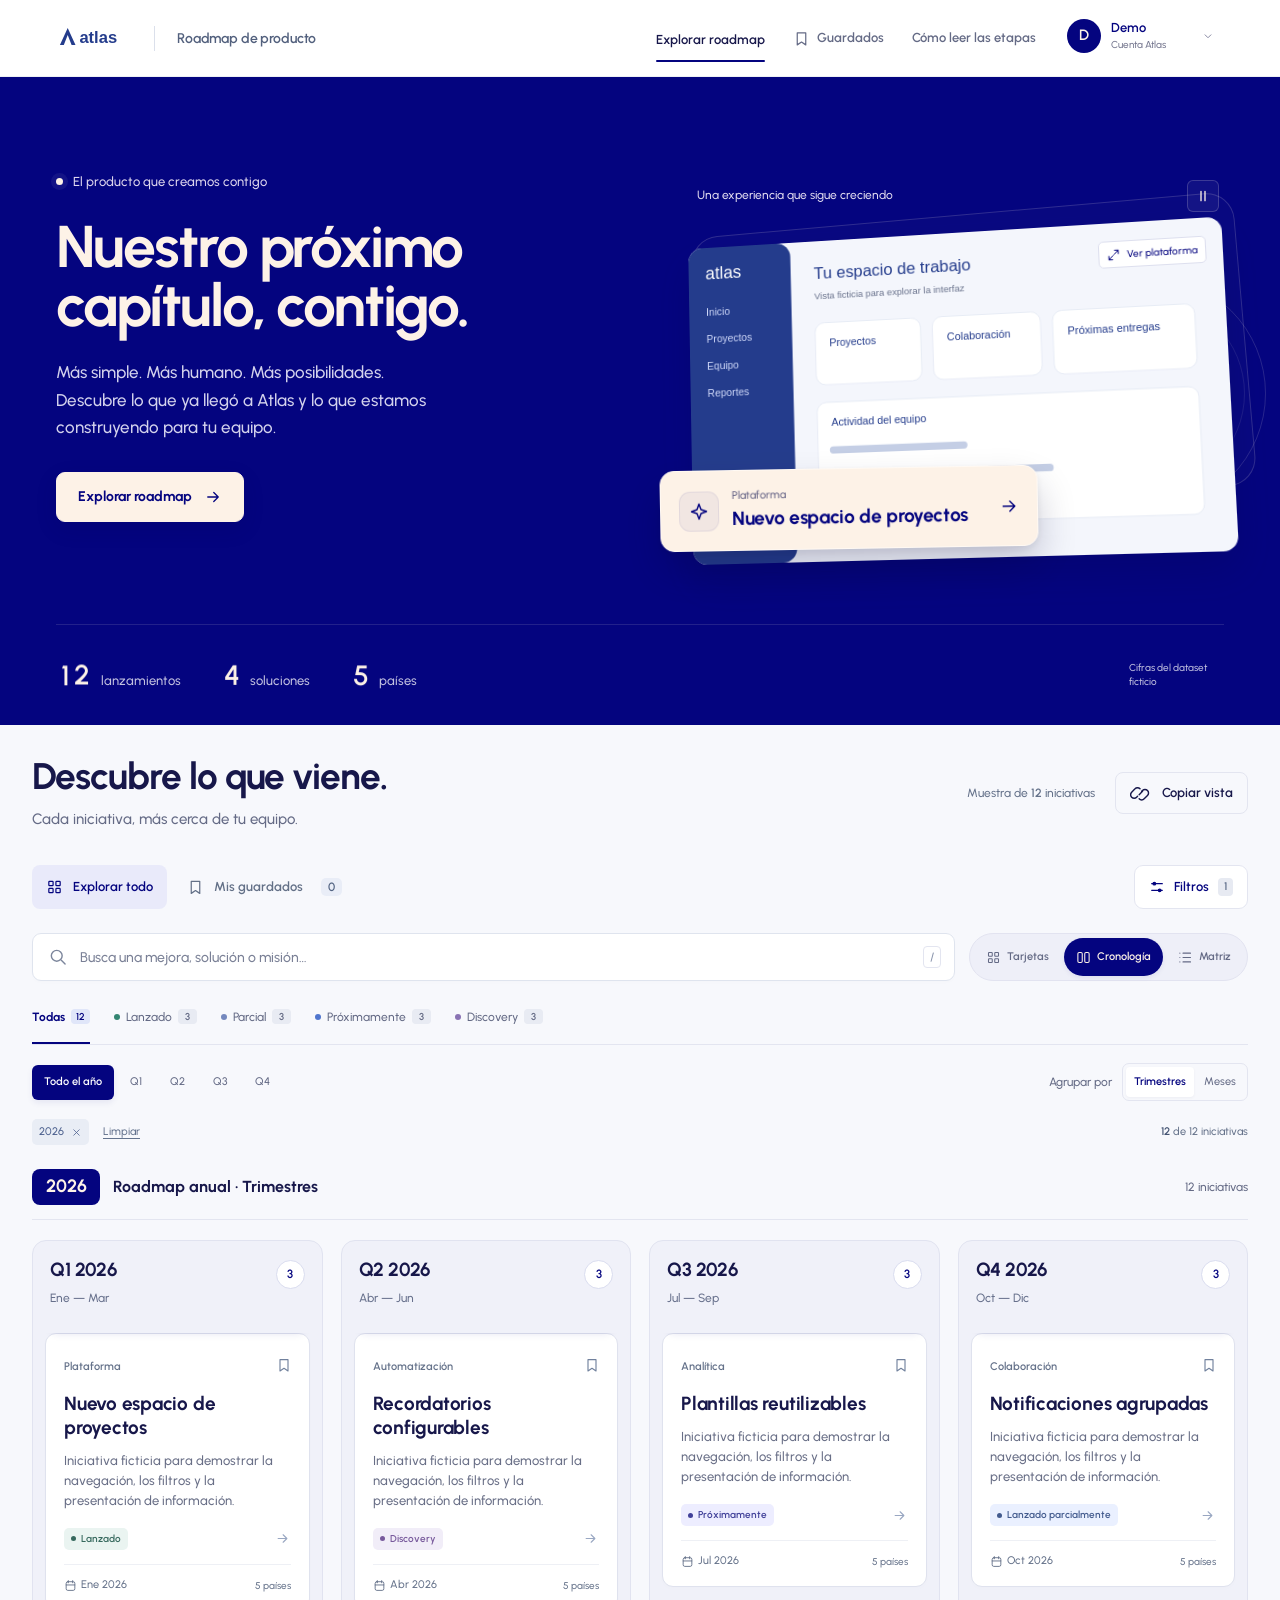
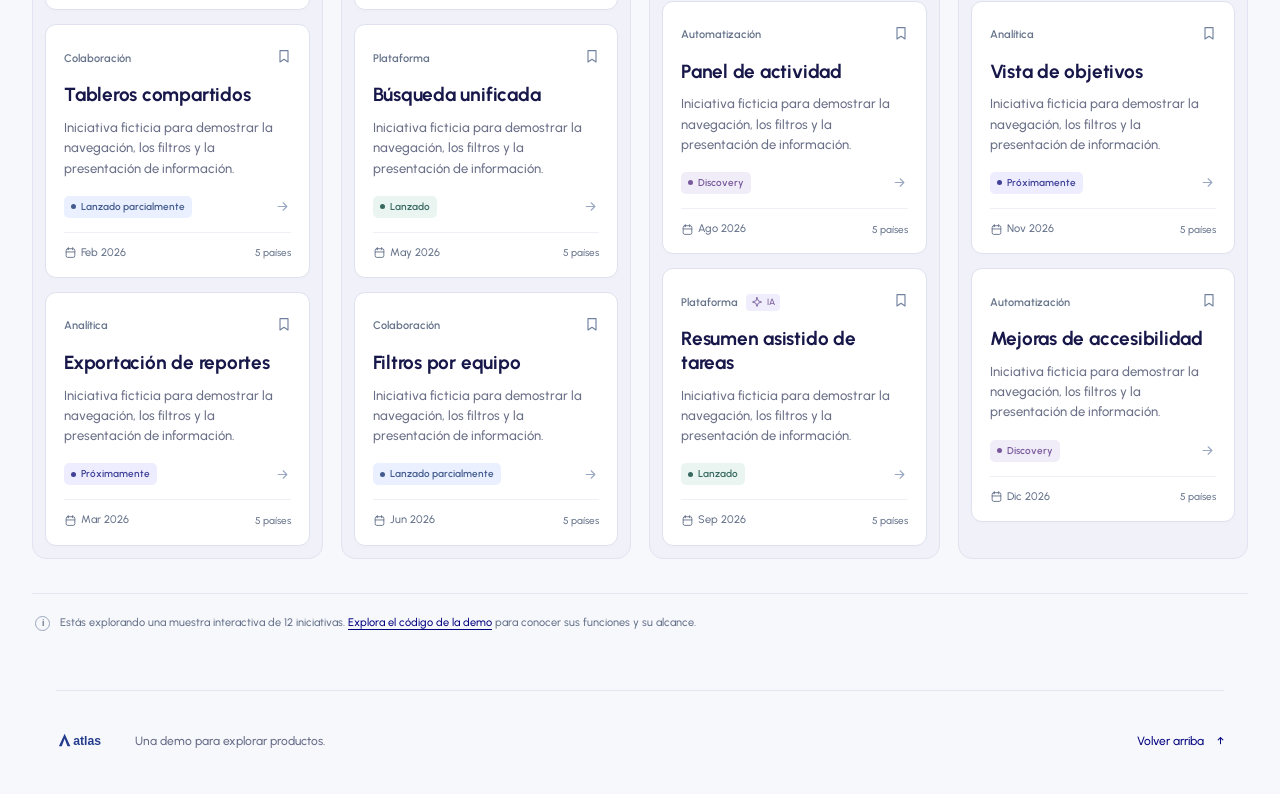
<file: index.html>
<!doctype html>
<html lang="es">
<head>
  <meta charset="utf-8">
  <meta name="viewport" content="width=device-width,initial-scale=1,viewport-fit=cover">
  <meta name="theme-color" content="#ffffff">
  <meta name="description" content="Descubre lo nuevo en Atlas y explora las iniciativas por país, solución y fecha.">
  <title>Atlas · Nuestro próximo capítulo</title>
  <style>@font-face{font-family:'Urbanist';font-style:normal;font-weight:400;font-display:swap;src:url('brand/Urbanist-400.ttf') format('truetype')}
@font-face{font-family:'Urbanist';font-style:normal;font-weight:500;font-display:swap;src:url('brand/Urbanist-500.ttf') format('truetype')}
@font-face{font-family:'Urbanist';font-style:normal;font-weight:600;font-display:swap;src:url('brand/Urbanist-600.ttf') format('truetype')}
@font-face{font-family:'Urbanist';font-style:normal;font-weight:700;font-display:swap;src:url('brand/Urbanist-700.ttf') format('truetype')}

:root{
  --blue:#04047f;--navy:#17174a;--brand-accent:#04047f;--canvas:#f6f7fb;--paper:#fff;--muted:#626c83;--line:#e1e5ee;--soft-blue:#eaf0ff;
  --duration-quick:150ms;--duration-fast:250ms;--duration-medium:350ms;--duration-slow:400ms;--ease-smooth-out:cubic-bezier(.22,1,.36,1);
  --dropdown-open-dur:250ms;--dropdown-close-dur:150ms;--dropdown-pre-scale:.97;--dropdown-closing-scale:.99;--dropdown-ease:var(--ease-smooth-out);
}
*{box-sizing:border-box}html{scroll-behavior:auto;scroll-padding-top:24px;-webkit-tap-highlight-color:transparent}body{margin:0;color:var(--navy);background:var(--canvas);font-family:'Urbanist','Segoe UI',sans-serif;font-size:16px;line-height:1.5;-webkit-font-smoothing:antialiased}button,input,select{font:inherit;color:inherit}button,a,input,select,summary{touch-action:manipulation}button,summary{cursor:pointer;user-select:none}button{border:0;background:none}a{color:inherit;text-decoration:none}button:disabled{opacity:.4;cursor:default}button:active:not(:disabled),.button:active{opacity:.78}button,a,input,select,summary{outline-offset:4px}:focus-visible{outline:3px solid #587cdd}input,select{min-width:0}[hidden]{display:none!important}svg{flex:none}.icon{width:20px;height:20px;fill:none;stroke:currentColor;stroke-width:1.7;stroke-linecap:round;stroke-linejoin:round;display:inline-block;vertical-align:middle}.icon-sprite{position:absolute;width:0;height:0;overflow:hidden}.wrap{width:calc(100% - 96px);max-width:1376px;margin-inline:auto}.skip-link{position:fixed;left:20px;top:12px;z-index:100;background:var(--brand-accent);padding:10px 18px;border-radius:8px;transform:translateY(-160%)}.skip-link:focus{transform:none}
.site-header{background:white;border-bottom:1px solid var(--line)}.header-inner{height:84px;display:flex;align-items:center;gap:22px}.brand img,.footer img{object-fit:contain;display:block;filter:brightness(0) saturate(100%) invert(16%) sepia(35%) saturate(3936%) hue-rotate(219deg) brightness(95%) contrast(93%)}.header-divider{height:25px;width:1px;background:#dbe0eb}.product-name{font-weight:600;color:#52607d;font-size:15px}.header-inner nav{margin-left:auto;display:flex;gap:26px;font-size:14px;font-weight:600;align-items:center;height:100%}.header-inner nav>a{height:100%;display:flex;align-items:center;border-bottom:3px solid var(--blue);padding-top:3px}.header-inner nav button{padding:12px 0;color:var(--muted)}.original-link{display:flex;align-items:center;gap:8px;font-size:13px;margin-left:24px;color:var(--muted)}.external{transform:rotate(-45deg);width:16px;height:16px}
.hero{background:#fff;border-bottom:1px solid var(--line)}.hero-inner{display:grid;grid-template-columns:1.05fr 1fr;align-items:center;gap:70px;padding-top:45px;padding-bottom:36px}.hero-edition{display:flex;gap:9px;align-items:center;color:var(--blue);font-size:14px;font-weight:600}.edition-dot{height:8px;width:8px;border-radius:50%;background:var(--brand-accent)}h1{font-size:clamp(43px,4.2vw,64px);line-height:1.04;letter-spacing:-.045em;font-weight:600;margin:20px 0 19px}.hero-copy>p{color:var(--muted);font-size:17px;line-height:1.55;max-width:490px;margin:0}.hero-actions{display:flex;gap:25px;align-items:center;margin-top:25px}.button{min-height:44px;display:inline-flex;align-items:center;justify-content:center;gap:12px;border-radius:8px;font-weight:600;font-size:15px;padding:11px 19px;white-space:nowrap;transition:background var(--duration-quick)}.primary{background:var(--brand-accent);color:var(--navy)}.secondary{background:white;border:1px solid var(--line);padding:9px 14px;font-size:14px}.text-button{font-weight:600;font-size:15px;padding:10px 0;border-bottom:1px solid #b3bcda;border-radius:0;color:var(--blue)}
.product-story{position:relative;isolation:isolate;min-width:0;background:#04047f;border-radius:20px;padding:22px 25px 0;overflow:hidden;height:319px;align-self:center}.story-top{position:relative;z-index:2;display:flex;justify-content:space-between;align-items:center;gap:12px;color:#fff;font-size:14px;margin-bottom:16px}.story-top>.icon{color:#fdf2e7;width:23px;height:23px}.platform-preview{position:relative;z-index:2;display:block;width:100%;height:215px;padding:0;overflow:hidden;border-radius:8px 8px 0 0;box-shadow:0 10px 25px #04047f3d;background:#f3f5fb;text-align:left}.platform-preview>img{width:100%;height:auto;display:block}.expand-label{position:absolute;right:10px;top:10px;display:flex;align-items:center;gap:6px;background:#fffffff2;border:1px solid #cbd0e1;padding:6px 9px;border-radius:6px;font-size:12px;color:var(--blue)}.expand-label>.icon{width:14px;height:14px}.story-feature{position:absolute;z-index:3;bottom:0;left:0;right:0;display:flex;align-items:center;gap:13px;color:white;background:#04047f;padding:14px 24px;text-align:left;width:100%;border-top:1px solid #ffffff26}.story-feature small{display:block;font-size:12px;color:#c5cfee}.story-feature strong{display:block;font-size:19px;font-weight:600}.story-feature>.icon{margin-left:auto;color:#fdf2e7}.feature-mark{width:39px;height:39px;background:#ececff;color:var(--blue);border-radius:10px;display:grid;place-items:center}.story-arc{position:absolute;right:-55px;bottom:45px;width:230px;height:230px;border:45px solid #04047f;border-radius:50%;z-index:1}.ecosystem{display:flex;gap:36px;align-items:center;min-height:77px;border-top:1px solid var(--line);color:var(--muted);font-size:14px}.ecosystem>p{margin:0 20px 0 0;color:var(--navy);font-weight:600}.ecosystem>div{display:flex;gap:8px;align-items:baseline}.ecosystem strong{font-size:23px;font-weight:600;color:var(--blue);letter-spacing:-.03em}.ecosystem-note{font-size:12px;margin-left:auto}
.workspace{padding-top:36px;padding-bottom:38px;scroll-margin-top:10px}.workspace-heading{display:flex;justify-content:space-between;align-items:center;gap:25px;margin-bottom:26px}.workspace-heading h2{font-size:32px;line-height:1.15;letter-spacing:-.035em;margin:0 0 7px;font-weight:600}.workspace-heading p{margin:0;color:var(--muted);font-size:15px}.workspace-actions{display:flex;align-items:center;gap:17px}.sample-badge{font-size:12px;color:var(--muted);white-space:nowrap}.sample-badge b{font-weight:600}.workspace-grid{display:grid;grid-template-columns:230px minmax(0,1fr);gap:28px;align-items:start}.filters{background:white;border:1px solid var(--line);border-radius:12px;position:sticky;top:20px}.filters summary{min-height:59px;padding:16px;display:flex;align-items:center;gap:10px;font-weight:600;list-style:none;border-bottom:1px solid var(--line)}summary::-webkit-details-marker{display:none}.filters summary>.icon{width:18px;height:18px}.filters summary .chevron{margin-left:auto;width:16px}.filter-number{background:var(--soft-blue);color:var(--blue);font-size:12px;padding:1px 6px;border-radius:4px}.filter-body{padding:0 15px 17px}.filter-section{padding-top:19px}.filter-section h3,.field>label{display:block;font-size:13px;font-weight:600;margin:0 0 8px}.country-picker{display:grid;grid-template-columns:1fr 1fr;gap:5px}.country-picker button{min-height:39px;display:flex;align-items:center;gap:7px;border:1px solid transparent;border-radius:6px;text-align:left;padding:6px 7px;color:var(--muted);font-size:14px}.country-picker button:first-child{grid-column:1/-1}.country-picker button.active{color:var(--blue);background:var(--soft-blue);border-color:#d8e2ff;font-weight:600}.country-code{font-size:10px;letter-spacing:.03em;display:inline-flex;align-items:center;justify-content:center;width:24px;height:18px;border:1px solid #d9deea;border-radius:3px;background:white;font-weight:600;color:#5f6980}.globe{font-size:19px;line-height:1;width:24px;text-align:center}.field{margin-top:15px;position:relative;min-width:0}.filter-section>.field:first-child{margin-top:0}.field-control{width:100%;height:41px;display:flex;align-items:center;justify-content:space-between;gap:6px;padding:0 10px;background:#fff;border:1px solid #d5dbe7;border-radius:6px;font-size:14px;text-align:left}.field-control>span{white-space:nowrap;overflow:hidden;text-overflow:ellipsis}.field-control>.icon{width:15px;height:15px;color:var(--muted)}select.field-control{padding-right:24px;appearance:none;background-image:url("data:image/svg+xml,%3Csvg xmlns='http://www.w3.org/2000/svg' width='16' height='12'%3E%3Cpath d='m4 4 4 4 4-4' fill='none' stroke='%23626c83' stroke-width='1.5'/%3E%3C/svg%3E");background-repeat:no-repeat;background-position:right 6px center}.field-pair{display:grid;grid-template-columns:.8fr 1.2fr;gap:9px}.ai-switch{display:flex;align-items:center;justify-content:space-between;gap:9px;margin-top:24px;padding-top:20px;border-top:1px solid var(--line);font-size:13px;cursor:pointer}.ai-switch>span:first-child{display:flex;align-items:center;gap:6px;max-width:145px;line-height:1.3}.ai-switch .icon{width:16px;height:16px;color:var(--blue)}.ai-switch input{position:absolute;opacity:0;width:1px;height:1px}.switch-track{position:relative;flex:none;width:31px;height:19px;border-radius:20px;background:#bdc5d7;transition:background var(--duration-quick)}.switch-track:after{content:'';position:absolute;width:13px;height:13px;top:3px;left:3px;border-radius:50%;background:white;transition:transform var(--duration-quick) var(--ease-smooth-out)}.ai-switch input:checked+.switch-track{background:var(--blue)}.ai-switch input:checked+.switch-track:after{transform:translateX(12px)}.ai-switch input:focus-visible+.switch-track{outline:3px solid #587cdd;outline-offset:3px}.reset-button{color:var(--blue);width:100%;border:1px solid var(--line);border-radius:6px;margin-top:22px;padding:10px;font-size:13px;font-weight:600}.filter-note{font-size:12px;color:var(--muted);line-height:1.45;margin:15px 0 0}
.solution-menu{position:absolute;z-index:15;top:calc(100% + 7px);left:0;width:335px;max-width:calc(100vw - 62px);padding:10px;border:1px solid var(--line);background:white;border-radius:10px;box-shadow:0 14px 45px #17174a24;transform-origin:top left;opacity:0;transform:scale(var(--dropdown-pre-scale));transition:opacity var(--dropdown-open-dur) var(--dropdown-ease),transform var(--dropdown-open-dur) var(--dropdown-ease)}.solution-menu.is-open{opacity:1;transform:scale(1)}.solution-menu.is-closing{opacity:0;transform:scale(var(--dropdown-closing-scale));transition-duration:var(--dropdown-close-dur);pointer-events:none}.solution-search{display:flex;align-items:center;gap:7px;border:1px solid var(--line);border-radius:6px;padding:0 8px}.solution-search input{width:100%;height:42px;background:transparent;border:0;font-size:16px}.solution-search .icon{width:17px}.solution-actions{display:flex;gap:10px;border-bottom:1px solid var(--line);margin-top:6px}.solution-actions button{font-size:13px;color:var(--blue);min-height:38px;padding:6px}.solution-actions button:last-child{margin-left:auto;font-weight:700}.solution-options{max-height:290px;overflow:auto;overscroll-behavior:contain}.solution-option{display:flex;align-items:center;gap:9px;min-height:42px;padding:8px 5px;font-size:14px;line-height:1.2;cursor:pointer;border-radius:4px}.solution-option input{accent-color:var(--blue);width:15px;height:15px}.solution-option span{flex:1}.solution-option small{color:var(--muted)}.solution-empty{font-size:14px;color:var(--muted);padding:18px 8px}
.roadmap-content{min-width:0}.search-row{display:flex;gap:14px;align-items:center}.search-wrap{display:flex;align-items:center;gap:10px;flex:1;background:white;border:1px solid #d8dfea;border-radius:8px;padding:0 14px;min-width:0;color:#7c869c}.search-wrap:focus-within{border-color:#6a88d9;box-shadow:0 0 0 2px #e1e9ff}.search-wrap input{border:0;background:none;width:100%;height:48px;outline:none;font-size:16px;color:var(--navy)}.search-wrap input::placeholder{color:#747f94}.search-wrap kbd{font-family:inherit;font-size:13px;border:1px solid var(--line);border-radius:4px;line-height:1;padding:4px 6px;color:#67748d}.view-toggle{display:flex;gap:3px;padding:4px;border:1px solid var(--line);border-radius:8px;background:#eef1f7}.view-toggle button{min-height:38px;display:flex;gap:7px;align-items:center;padding:6px 11px;font-size:13px;color:var(--muted);border-radius:5px}.view-toggle button.active{background:white;color:var(--blue);box-shadow:0 1px 4px #04047f0d}.view-toggle .icon{width:16px;height:16px}.stage-tabs{display:flex;gap:23px;border-bottom:1px solid #dfe4ee;margin-top:17px;overflow-x:auto;scrollbar-width:thin}.stage-tabs button{display:flex;gap:7px;align-items:center;white-space:nowrap;padding:13px 0 15px;min-height:51px;border-bottom:2px solid transparent;font-size:14px;color:var(--muted)}.stage-tabs button.active{color:var(--blue);border-bottom-color:var(--blue);font-weight:600}.stage-tabs b{font-size:12px;min-width:20px;padding:0 5px;text-align:center;border-radius:4px;background:#e9ecf3;font-weight:600}.stage-tabs .active b{background:#dfe7ff}.status-dot{display:inline-block;width:7px;height:7px;border-radius:50%;flex:none}.launched{background:#348572}.partial{background:#6a81b8}.soon{background:#5076ce}.discovery{background:#8a73b4}.board-controls{display:flex;align-items:center;justify-content:space-between;gap:15px;margin-top:21px}.quick-tabs{display:flex;gap:5px}.quick-tabs button{font-size:13px;color:var(--muted);padding:6px 11px;min-height:34px;border-radius:6px}.quick-tabs button.active{background:var(--blue);color:white;font-weight:600}.group-control{display:flex;align-items:center;gap:9px;font-size:12px;color:var(--muted)}.group-toggle{display:flex;gap:2px;border:1px solid var(--line);border-radius:6px;padding:2px;background:white}.group-toggle button{font-size:12px;color:var(--muted);padding:5px 8px;min-height:30px;border-radius:4px}.group-toggle button.active{background:#eaf0ff;color:var(--blue);font-weight:600}.results-meta{display:flex;gap:10px;align-items:center;justify-content:space-between;padding:13px 0 18px}.active-filters{display:flex;gap:6px;flex-wrap:wrap}.filter-chip{background:#e9edf6;color:#4c608e;border-radius:5px;display:flex;gap:7px;align-items:center;font-size:12px;padding:3px 8px;min-height:26px}.filter-chip .icon{width:12px;height:12px}.match-count{font-size:12px;white-space:nowrap;color:var(--muted)}.match-count b{color:var(--navy);font-weight:600}.no-filter-text{font-size:12px;color:var(--muted)}
.year-block+.year-block{margin-top:30px}.year-heading{display:flex;gap:10px;align-items:center;font-size:14px;margin-bottom:13px}.year-heading b{font-weight:600;color:var(--blue)}.year-heading span{color:var(--muted);font-size:13px}.timeline-grid{display:grid;grid-auto-flow:column;grid-auto-columns:minmax(215px,1fr);gap:12px;overflow-x:auto;align-items:start;padding:0 0 12px;scrollbar-width:thin;scrollbar-color:#bdc9e1 #edf0f6;overscroll-behavior-x:contain}.timeline-grid.months{grid-auto-columns:245px}.time-lane{min-width:0;background:#edf0f7;padding:0 9px 10px;border-radius:10px}.time-lane-head{display:flex;justify-content:space-between;align-items:center;padding:14px 5px 13px;gap:5px}.time-lane-head strong{font-size:16px;font-weight:600;letter-spacing:-.02em}.time-lane-head small{display:block;font-size:12px;line-height:1.2;color:var(--muted);margin-top:3px}.time-lane-head>span{font-size:12px;background:#dfe5f1;color:#526382;min-width:23px;line-height:23px;text-align:center;border-radius:5px}.lane-stack{display:grid;gap:10px}.launch-card{position:relative;display:flex;flex-direction:column;text-align:left;padding:16px 14px 12px;width:100%;min-width:0;border:1px solid #dfe5ef;background:white;border-radius:8px;box-shadow:0 2px 3px #1b305003;transition:border-color var(--duration-quick),box-shadow var(--duration-quick)}.card-meta{display:flex;align-items:center;gap:6px;font-size:11px;line-height:1.2;color:#586888;margin-bottom:11px;min-height:15px}.card-solution{overflow:hidden;text-overflow:ellipsis;white-space:nowrap;font-weight:600}.card-ai{display:flex;gap:3px;align-items:center;flex:none;margin-left:auto;color:#63519f;font-size:10px}.card-ai .icon{width:12px;height:12px}.launch-card>strong{font-size:17px;font-weight:600;line-height:1.23;letter-spacing:-.015em;display:-webkit-box;-webkit-line-clamp:3;-webkit-box-orient:vertical;overflow:hidden}.launch-card>p{font-size:13px;line-height:1.45;color:var(--muted);margin:9px 0 14px;display:-webkit-box;-webkit-line-clamp:2;-webkit-box-orient:vertical;overflow:hidden}.card-stage-row{display:flex;align-items:center;justify-content:space-between;gap:5px;margin-top:auto;margin-bottom:12px}.status-pill{display:inline-flex;align-items:center;gap:5px;padding:3px 7px;border-radius:4px;font-size:11px;font-weight:600;line-height:1.4;max-width:100%;color:#376c61;background:#eaf4ef}.status-pill>i{width:5px;height:5px;border-radius:50%;background:currentColor;flex:none}.status-pill[data-stage="Lanzado parcialmente"]{color:#52689a;background:#ebf1ff}.status-pill[data-stage="Próximamente"]{color:#385db0;background:#edf2ff}.status-pill[data-stage="Discovery"]{color:#785a9c;background:#f1edf8}.card-stage-row>.icon{width:15px;height:15px;color:#7b87a1}.card-bottom{display:flex;align-items:center;justify-content:space-between;gap:8px;padding-top:9px;border-top:1px solid #edf0f6;color:var(--muted);font-size:11px;width:100%}.card-date{display:flex;align-items:center;gap:4px}.card-date .icon{width:12px;height:12px}.card-country{font-size:10px;letter-spacing:.02em}.timeline-grid.single{grid-auto-flow:row;grid-template-columns:1fr}.timeline-grid.single .lane-stack{grid-template-columns:repeat(3,minmax(0,1fr))}.lane-empty{padding:30px 10px;min-height:150px;border:1px dashed #cfd6e5;border-radius:7px;color:var(--muted);font-size:13px;text-align:center;display:grid;place-items:center}.board-footnote{display:flex;align-items:start;gap:10px;padding:19px 3px 0;color:var(--muted);font-size:12px}.board-footnote p{margin:0;max-width:740px}.board-footnote a{text-decoration:underline;text-underline-offset:3px;color:var(--blue)}.note-symbol{display:inline-flex;align-items:center;justify-content:center;border:1px solid #9ba7be;border-radius:50%;width:15px;height:15px;flex:none;margin-top:2px;font-size:10px;font-weight:700}
.matrix-scroll{overflow:auto;border:1px solid var(--line);border-radius:10px;scrollbar-width:thin}.matrix-table{border-collapse:separate;border-spacing:0;width:100%;font-size:13px;min-width:940px;background:white;table-layout:fixed}.matrix-table th,.matrix-table td{padding:13px;border-right:1px solid var(--line);border-bottom:1px solid var(--line);text-align:left;vertical-align:top}.matrix-table th{background:#edf0f8;color:#43567c;font-weight:600}.matrix-table th:first-child{position:sticky;left:0;z-index:2;width:175px;background:#edf0f8}.matrix-table tbody th{font-size:13px}.matrix-table td{min-width:220px}.matrix-table td:last-child,.matrix-table th:last-child{border-right:0}.matrix-table tr:last-child td,.matrix-table tr:last-child th{border-bottom:0}.matrix-mini{display:block;width:100%;text-align:left;border:1px solid #e1e6f0;border-radius:7px;padding:11px;background:#fff}.matrix-mini+.matrix-mini{margin-top:9px}.matrix-mini strong{display:block;font-weight:600;font-size:14px;line-height:1.25;margin-bottom:8px}.matrix-mini .status-pill{font-size:10px}.matrix-mini small{display:block;color:var(--muted);font-size:11px;margin-top:7px}.matrix-dash{color:#a8b1c4}.empty-state{display:grid;justify-items:center;text-align:center;padding:65px 20px;background:white;border:1px dashed #cad2e3;border-radius:10px}.empty-state>.icon{width:32px;height:32px;color:#8d9cb9;margin-bottom:10px}.empty-state h3{font-size:23px;font-weight:600;margin:8px 0}.empty-state p{color:var(--muted);margin:0 0 22px;max-width:400px;font-size:15px}
.footer{border-top:1px solid var(--line);padding-top:24px;padding-bottom:27px;display:flex;justify-content:space-between;align-items:center;gap:20px;color:var(--muted);font-size:13px}.footer>div{display:flex;align-items:center;gap:20px}.footer a{color:var(--blue)}.footer a span{margin-left:10px}.icon-button{display:grid;place-items:center;width:40px;height:40px;border:1px solid var(--line);border-radius:7px;flex:none;background:white}.icon-button .icon{width:18px;height:18px}
dialog{color:var(--navy);border:1px solid var(--line);background:white;padding:0;overscroll-behavior:contain}dialog::backdrop{background:#101d4673;backdrop-filter:blur(3px)}.detail-panel{margin:0 0 0 auto;height:100dvh;max-height:100dvh;width:min(550px,100%);max-width:100%;border-radius:16px 0 0 16px;border:0;opacity:0;transform:translateX(100%);transition:transform var(--duration-fast) var(--ease-smooth-out),opacity var(--duration-fast),display var(--duration-fast) allow-discrete,overlay var(--duration-fast) allow-discrete}.detail-panel[open]{opacity:1;transform:translateX(0);display:flex;flex-direction:column}.detail-panel::backdrop{opacity:0;transition:opacity var(--duration-fast),display var(--duration-fast) allow-discrete,overlay var(--duration-fast) allow-discrete}.detail-panel[open]::backdrop{opacity:1}@starting-style{.detail-panel[open]{opacity:0;transform:translateX(100%)}.detail-panel[open]::backdrop{opacity:0}}.detail-top{display:flex;align-items:center;justify-content:space-between;gap:15px;padding:20px 28px;border-bottom:1px solid var(--line);flex:none}.detail-top>span{font-size:14px;color:var(--muted)}.detail-content{padding:29px;overflow-y:auto;overscroll-behavior:contain;flex:1}.detail-content>.status-pill{font-size:12px;padding:5px 9px}.detail-content h2{font-size:34px;font-weight:600;line-height:1.13;letter-spacing:-.03em;margin:19px 0 23px}.detail-meta{display:grid;grid-template-columns:1fr 1fr;gap:12px;background:var(--canvas);border-radius:10px;padding:15px 17px;font-size:15px}.detail-meta span{display:block;font-size:12px;color:var(--muted);margin-bottom:4px}.detail-meta b{font-weight:600}.detail-section{padding-top:25px}.detail-section h3{font-size:15px;margin:0 0 10px;font-weight:600}.detail-section p{font-size:16px;line-height:1.65;color:#56617b;margin:0;white-space:pre-line}.detail-country-list{display:flex;flex-wrap:wrap;gap:8px}.detail-country-list span{font-size:13px;padding:5px 9px;border:1px solid var(--line);border-radius:5px}.mission-chips{display:flex;flex-wrap:wrap;gap:8px}.mission-chips code{font-family:inherit;font-size:12px;letter-spacing:.02em;border:1px solid var(--line);background:#fafbfe;border-radius:5px;padding:7px 9px;overflow-wrap:anywhere}.detail-original{display:flex;align-items:center;justify-content:space-between;padding:15px 17px;background:#eaf0ff;color:var(--blue);font-size:14px;border-radius:8px;margin-top:28px}.detail-disclaimer{font-size:12px;color:var(--muted);margin-top:15px}.detail-navigation{padding:15px 24px calc(15px + env(safe-area-inset-bottom));display:flex;justify-content:space-between;align-items:center;gap:10px;border-top:1px solid var(--line);flex:none}.detail-navigation button{font-size:14px;font-weight:600;padding:8px 4px;color:var(--blue)}.detail-navigation>span{font-size:12px;color:var(--muted)}.platform-dialog{max-width:min(1150px,92vw);width:100%;max-height:90dvh;border-radius:15px;overflow:auto}.dialog-heading{display:flex;justify-content:space-between;align-items:center;gap:15px;padding:22px 25px;border-bottom:1px solid var(--line)}.dialog-heading h2{font-weight:600;font-size:25px;letter-spacing:-.02em;line-height:1.15;margin:0}.platform-dialog>img{display:block;width:100%;height:auto}.stages-dialog{width:540px;max-width:calc(100vw - 30px);max-height:90dvh;border-radius:15px;padding-bottom:23px}.stages-dialog>p{margin:20px 25px;color:var(--muted);font-size:15px}.stage-explanation{list-style:none;padding:0 26px;margin:0}.stage-explanation li{display:flex;gap:16px;position:relative;padding:10px 0 16px}.stage-explanation li>.status-dot{margin-top:7px;width:10px;height:10px}.stage-explanation li:not(:last-child):before{content:'';position:absolute;left:4px;top:25px;bottom:0;width:1px;background:var(--line)}.stage-explanation h3{font-size:16px;margin:0 0 2px;font-weight:600}.stage-explanation p{font-size:14px;color:var(--muted);margin:0}.stages-dialog .stages-note{font-size:12px;padding:12px;border-radius:7px;background:var(--canvas);margin-bottom:0}.toast{position:fixed;bottom:calc(25px + env(safe-area-inset-bottom));left:50%;transform:translateX(-50%);max-width:calc(100vw - 40px);width:max-content;border-radius:8px;padding:13px 19px;background:var(--navy);color:white;box-shadow:0 6px 20px #17174a35;font-size:14px;z-index:50}
@media(hover:hover) and (pointer:fine){.launch-card:hover,.matrix-mini:hover{border-color:#9cb0dc;box-shadow:0 4px 12px #04047f0e}.primary:hover{background:#29299b}.secondary:hover,.icon-button:hover{background:#f1f4fb}.header-inner nav button:hover,.original-link:hover,.text-button:hover{color:var(--blue)}.country-picker button:hover{background:#f0f4fc;color:var(--blue)}.solution-option:hover{background:#f1f4fc}.stage-tabs button:hover{color:var(--blue)}.reset-button:hover{background:#f3f6fc}.story-feature:hover{background:#080862}.quick-tabs button:not(.active):hover{background:#e4eaf6}}
@media(min-width:761px){.filters summary{cursor:default}.filters summary .chevron{display:none}}
@media(min-width:1600px){.hero-inner{padding-top:50px;padding-bottom:44px}.product-story{height:337px}.platform-preview{height:235px}}
@media(max-width:1199px){.wrap{width:calc(100% - 56px)}.hero-inner{gap:40px}.header-inner{gap:17px}.original-link{display:none}.header-inner nav{gap:22px}.product-story{height:292px;padding:19px 20px 0}.story-top{font-size:12px}.platform-preview{height:199px}.hero-copy>p{font-size:16px}.ecosystem{gap:25px}.ecosystem>p{margin-right:0}.ecosystem-note{display:none}.workspace-grid{grid-template-columns:205px minmax(0,1fr);gap:20px}.workspace-heading h2{font-size:29px}.workspace-actions{gap:12px}.sample-badge{display:none}.stage-tabs{gap:19px}.view-toggle button span{display:none}.view-toggle button{padding:6px 10px}.timeline-grid{grid-auto-columns:232px}.group-control>span{display:none}.timeline-grid.single .lane-stack{grid-template-columns:repeat(2,minmax(0,1fr))}.field-pair{grid-template-columns:1fr}.field-pair>.field:last-child{margin-top:12px}.field-control{font-size:13px}.ai-switch{gap:7px}.country-picker button{font-size:13px;padding-inline:4px}.filter-body{padding-inline:12px}}
@media(max-width:900px){.hero-inner{gap:28px}.hero h1{font-size:46px}.product-story{height:265px;padding:17px 18px 0}.platform-preview{height:183px}.story-feature{padding:12px 18px}.story-feature strong{font-size:16px}.story-feature small{font-size:11px}.story-top{font-size:11px}.hero-copy>p br{display:none}.hero-actions{gap:17px}.hero-actions .button{font-size:14px;padding:10px 14px}.text-button{font-size:14px}.product-name{font-size:13px}.header-inner nav{font-size:13px}.board-controls{align-items:start;flex-wrap:wrap;gap:8px}.ecosystem{font-size:13px;gap:20px}.ecosystem strong{font-size:21px}.workspace-heading h2{font-size:27px}.workspace-grid{grid-template-columns:190px minmax(0,1fr);gap:18px}.country-code{width:21px;font-size:9px}.country-picker button{gap:4px}.group-control{margin-left:auto}.quick-tabs{gap:2px}.quick-tabs button{padding:6px 9px}}
@media(max-width:760px){.wrap{width:calc(100% - 36px)}.header-inner{height:68px;gap:14px}.brand img{width:65px;height:35px}.header-divider{height:22px}.product-name{font-size:13px}.header-inner nav{display:none}.hero-inner{grid-template-columns:1fr;gap:28px;padding-top:30px;padding-bottom:26px}.hero h1{font-size:49px;margin-top:16px;margin-bottom:17px}.hero-edition{font-size:13px}.hero-copy>p{font-size:16px;max-width:470px}.hero-actions{margin-top:22px;gap:25px}.hero-actions .button{font-size:15px;padding:11px 16px}.text-button{font-size:15px}.product-story{height:270px;max-width:540px;width:100%;padding:18px 21px 0;border-radius:14px}.story-top{font-size:12px}.platform-preview{height:190px}.story-feature{padding:12px 20px}.story-feature strong{font-size:18px}.story-feature small{font-size:11px}.ecosystem{min-height:76px;justify-content:space-between;gap:13px}.ecosystem>p{display:none}.ecosystem>div{display:block}.ecosystem strong{display:block;font-size:24px;line-height:1.2}.ecosystem span{font-size:12px}.workspace{padding-top:29px;padding-bottom:24px}.workspace-heading{align-items:start;gap:13px;margin-bottom:23px}.workspace-heading h2{font-size:29px;max-width:270px;line-height:1.12}.workspace-heading p{font-size:14px;max-width:240px}.workspace-actions .button{padding:9px;min-width:42px;min-height:42px;font-size:0;gap:0}.workspace-actions .button .icon{width:19px;height:19px}.workspace-grid{display:flex;flex-direction:column;gap:16px}.filters{position:relative;top:0;width:100%;border-radius:9px}.filters summary{min-height:49px;padding:12px 15px;font-size:14px;border-bottom:0}.filters details[open] summary{border-bottom:1px solid var(--line)}.filters details[open] .chevron{transform:rotate(180deg)}.filter-body{padding-inline:17px;padding-bottom:17px}.country-picker{grid-template-columns:repeat(3,1fr);gap:7px}.country-picker button:first-child{grid-column:auto}.country-picker button{min-height:44px;font-size:14px;gap:6px;padding:7px}.country-picker button:first-child{font-size:13px}.country-code{font-size:10px;width:23px}.field-pair{grid-template-columns:1fr 1fr;gap:12px}.field-pair>.field:last-child{margin-top:15px}.field-control{min-height:45px;font-size:16px}.ai-switch{min-height:44px;font-size:15px;margin-top:17px;padding-top:14px}.ai-switch>span:first-child{max-width:none}.reset-button{font-size:14px;min-height:44px}.solution-menu{width:100%;max-width:none}.solution-option{min-height:44px}.filter-section h3,.field>label{font-size:14px}.roadmap-content{width:100%}.search-row{gap:8px}.search-wrap{padding:0 11px;gap:7px}.search-wrap input{font-size:16px;height:45px}.search-wrap kbd{display:none}.view-toggle{padding:3px}.view-toggle button{min-height:37px;padding:6px 8px}.stage-tabs{gap:22px;margin-top:10px}.stage-tabs button{font-size:14px;min-height:49px;padding:12px 0;gap:6px}.stage-tabs b{font-size:12px}.board-controls{margin-top:17px;gap:11px}.quick-tabs button{min-height:39px;font-size:13px;padding:7px 12px}.group-control{margin-left:auto}.group-toggle button{min-height:35px;font-size:12px}.results-meta{padding:13px 0 16px;align-items:start}.filter-chip{min-height:32px;font-size:12px}.match-count{padding-top:7px}.timeline-grid{grid-auto-columns:minmax(270px,82%);gap:13px;scroll-snap-type:x proximity;padding-bottom:14px}.time-lane{scroll-snap-align:start}.timeline-grid.months{grid-auto-columns:minmax(270px,82%)}.timeline-grid.single{grid-template-columns:1fr}.timeline-grid.single .lane-stack{grid-template-columns:1fr}.launch-card{padding:17px 16px 13px}.launch-card>strong{font-size:19px;-webkit-line-clamp:3}.launch-card>p{font-size:14px;line-height:1.5}.card-meta{font-size:12px}.card-ai{font-size:11px}.status-pill{font-size:12px}.card-bottom{font-size:12px}.card-country{font-size:11px}.card-stage-row{margin-bottom:12px}.year-heading{font-size:14px}.board-footnote{font-size:12px;padding-top:16px}.footer{padding-top:20px;padding-bottom:23px;font-size:12px;align-items:center}.footer>div{gap:10px}.footer>div>span{max-width:170px;line-height:1.3}.footer img{width:42px}.footer a{white-space:nowrap}.footer a span{margin-left:4px}.detail-panel{border-radius:0;width:100%;max-width:100%}.detail-top{padding:15px 20px calc(15px + env(safe-area-inset-top))}.detail-content{padding:24px 21px}.detail-content h2{font-size:31px}.detail-meta{padding:14px;font-size:14px}.detail-navigation{padding-inline:18px}.platform-dialog{max-width:calc(100vw - 22px)}.dialog-heading{padding:18px}.dialog-heading h2{font-size:21px}.icon-button{width:44px;height:44px}.stage-explanation{padding-inline:22px}.stages-dialog>p{margin-inline:22px}.matrix-table th:first-child{width:130px}.empty-state{padding:40px 17px}.empty-state h3{font-size:22px}}
@media(max-width:760px){.story-arc{bottom:30px;width:190px;height:190px;border-width:35px;right:-50px}}
@media(max-width:380px){.wrap{width:calc(100% - 28px)}.hero h1{font-size:43px}.hero-actions{gap:17px}.hero-actions .button{font-size:14px}.text-button{font-size:14px}.product-name{font-size:12px}.product-story{height:248px;padding-inline:16px}.story-top{font-size:11px}.workspace-heading h2{font-size:26px}.search-wrap input{font-size:16px}.search-wrap .icon{width:17px}.view-toggle button{padding:6px}.quick-tabs button{padding-inline:10px}.footer>div>span{max-width:130px}}
@media(pointer:coarse){input,select{font-size:16px!important}.solution-actions button{min-height:44px}.country-picker button{min-height:44px}.detail-navigation button{min-height:44px}}
@media(prefers-reduced-motion:reduce){html{scroll-behavior:auto}*,*::before,*::after{animation:none!important;transition:none!important;scroll-behavior:auto!important}.detail-panel{transform:none}.solution-menu{transform:none}}

.detail-section>.card-ai{font-size:13px;margin-left:0}

@media(max-width:760px){.header-inner nav{display:flex;margin-left:auto}.header-inner nav>a{display:none}.header-inner nav button{display:grid;place-items:center;font-size:0;width:40px;height:44px;padding:0}.header-inner nav button:before{content:"?";font-size:16px;width:29px;height:29px;line-height:27px;text-align:center;border:1px solid var(--line);border-radius:50%}}

/* Floating product scene. The image and its feature card occupy separate planes. */
.hero{overflow-x:clip}
.hero-inner{padding-bottom:49px}
.hero-copy,.product-story{transform-origin:50% 35%}
.product-story{overflow:visible;background:transparent;height:338px;padding:22px 19px 0 27px}
.product-story::before{content:"";position:absolute;inset:0 6px 18px 10px;background:var(--blue);border-radius:22px;transform:rotate(2deg);z-index:-2}
.story-top{margin:0 6px 14px 3px;min-height:30px;gap:12px}
.story-top>span{line-height:1.25}
.motion-toggle{flex:none;display:grid;place-items:center;width:32px;height:32px;padding:0;border-radius:6px;color:#fff;border:1px solid #ffffff40;background:#04047f80}
.motion-toggle .icon{width:16px;height:16px;stroke-width:2}
.motion-toggle:focus-visible{outline-color:var(--brand-accent)}
.motion-toggle:disabled{opacity:.65}
.platform-preview{height:239px;border:4px solid white;border-radius:12px;transform:perspective(1100px) rotateX(4deg) rotateY(-7deg) rotateZ(-2deg);transform-origin:50% 50%;box-shadow:0 25px 55px #14296433,0 4px 12px #0c1f591a}
.platform-preview>img{border-radius:7px}
.platform-preview .expand-label{top:10px;right:11px;background:#ffffffed}
.story-feature{bottom:-5px;left:-9px;right:auto;width:min(380px,84%);border-radius:13px;border:1px solid #e0e6f2;background:#fff;color:var(--navy);padding:13px 17px;box-shadow:0 17px 38px #13244e24,0 3px 8px #13244e0d;transform:rotate(-1deg)}
.story-feature small{color:var(--muted)}
.story-feature strong{color:var(--blue)}
.story-feature>.icon{color:var(--blue)}
.story-arc{right:0;bottom:32px;width:195px;height:195px;border-width:38px;z-index:-1}
.motion-enabled .platform-preview{animation:platform-levitate 8s ease-in-out infinite}
.motion-enabled .story-feature{animation:feature-levitate 7s ease-in-out -2s infinite}
@keyframes platform-levitate{
  0%,100%{transform:perspective(1100px) translate3d(0,2px,0) rotateX(4deg) rotateY(-7deg) rotateZ(-2deg)}
  50%{transform:perspective(1100px) translate3d(0,-9px,0) rotateX(3deg) rotateY(-5deg) rotateZ(-1deg)}
}
@keyframes feature-levitate{
  0%,100%{transform:translate3d(0,2px,0) rotate(-1deg)}
  50%{transform:translate3d(0,-5px,0) rotate(0deg)}
}
.motion-paused .platform-preview,.motion-paused .story-feature,
.motion-background .platform-preview,.motion-background .story-feature,
.motion-offscreen .platform-preview,.motion-offscreen .story-feature,
.product-story:focus-within .platform-preview,.product-story:focus-within .story-feature{animation-play-state:paused}
@media(hover:hover) and (pointer:fine){
  .product-story:hover .platform-preview,.product-story:hover .story-feature{animation-play-state:paused}
  .story-feature:hover{background:#f9fbff}
  .motion-toggle:hover{background:#ffffff25}
}
@media(max-width:1199px){
  .product-story{height:313px;padding:20px 12px 0 21px}
  .platform-preview{height:222px}
  .story-feature{width:90%;left:0;padding:12px 14px}
}
@media(max-width:900px){
  .product-story{height:286px;padding:18px 10px 0 18px}
  .platform-preview{height:195px}
  .story-top{font-size:11px;margin-bottom:12px;margin-left:0}
  .story-feature{padding:11px 13px;gap:10px;width:96%}
  .story-feature strong{font-size:16px}
  .feature-mark{width:33px;height:33px}
}
@media(max-width:760px){
  .hero-inner{padding-bottom:33px}
  .product-story{height:278px;padding:16px 12px 0 16px;margin:5px 0 10px}
  .product-story::before{inset:0 5px 13px 4px;border-radius:16px;transform:rotate(1.5deg)}
  .story-top{font-size:12px;margin:0 3px 13px 3px}
  .platform-preview{height:196px;border-width:3px;transform:perspective(900px) rotateY(-4deg) rotateZ(-1deg)}
  .motion-enabled .platform-preview{animation-name:platform-levitate-mobile}
  .story-feature{left:0;bottom:-6px;width:94%;padding:12px 14px}
  .story-feature strong{font-size:17px}
  .story-arc{bottom:24px;right:0;width:165px;height:165px;border-width:31px}
  .feature-mark{width:35px;height:35px}
  @keyframes platform-levitate-mobile{
    0%,100%{transform:perspective(900px) translate3d(0,1px,0) rotateY(-4deg) rotateZ(-1deg)}
    50%{transform:perspective(900px) translate3d(0,-5px,0) rotateY(-3deg) rotateZ(0deg)}
  }
}
@media(pointer:coarse){.motion-toggle{width:44px;height:44px}.story-top{margin-bottom:7px}}
@media(prefers-reduced-motion:reduce){
  .platform-preview,.story-feature{animation:none;transform:none}
  .hero-copy,.product-story{filter:none!important;opacity:1!important;transform:none!important}
  .product-story::before{transform:none}
}

/* Atlas Studio: a calm reading surface around a dimensional product scene. */
:root{--canvas:#f5f6fa;--navy:#17174a;--line:#e2e6ee;--header-height:76px;--shadow-soft:0 3px 6px #17174a03,0 12px 32px #17174a06}
html{scroll-padding-top:220px}body{overflow-wrap:break-word}button,a,input,select,summary{scroll-margin-top:220px}::selection{background:#e1e8ff;color:var(--blue)}
.wrap{max-width:1328px;width:calc(100% - 112px)}
.site-header{position:sticky;top:0;z-index:40;background:#ffffffed;backdrop-filter:blur(18px);border-color:#e2e6ee99}
.header-inner{height:var(--header-height);gap:20px}.header-inner nav{gap:28px}.header-inner nav>a{border:0;position:relative}
.header-inner nav>a:after{content:"";position:absolute;bottom:14px;left:0;right:0;height:2px;background:var(--blue);border-radius:2px;transition:opacity var(--duration-quick)}
.header-inner nav>a.muted:after{opacity:0}.header-inner nav>a.muted{color:var(--muted)}
.header-inner nav #navSaved{display:flex;gap:7px;align-items:center;color:var(--muted)}.header-inner nav #navSaved.active{color:var(--blue)}
.header-inner nav #navSaved .icon{width:17px;height:17px}.saved-count{font-size:12px;min-width:21px;padding:0 5px;background:#e9edf7;color:#526382;border-radius:5px;font-weight:600;text-align:center}
.original-link{border:1px solid var(--line);padding:9px 12px;border-radius:7px;margin-left:5px;font-size:12px}
.hero{position:relative;background:#fff}.hero-inner{grid-template-columns:1fr 1.02fr;gap:74px;padding-top:72px;padding-bottom:83px;min-height:524px}
.hero-edition{font-size:14px;color:#4f607f;gap:10px}.edition-dot{width:7px;height:7px;box-shadow:0 0 0 5px #ececff}
.hero h1{font-size:clamp(48px,4.8vw,70px);line-height:1.03;letter-spacing:-.052em;margin:25px 0 25px;font-weight:600}
.hero-copy>p{font-size:18px;line-height:1.6;max-width:470px;color:#637087}.hero-actions{margin-top:31px;gap:29px}
.hero-actions .button{min-height:50px;padding:13px 21px;border-radius:9px;box-shadow:0 5px 14px #04047f1a}.text-button{font-size:15px;border-color:#d5dcec}
.product-story{height:371px;padding:25px 13px 0 24px}.product-story::before{inset:0 3px 24px 5px;border-radius:26px;background:#04047f;box-shadow:0 16px 42px #04047f0d}
.story-top{margin-bottom:22px;font-size:13px}.platform-preview{height:267px;border-radius:14px;box-shadow:0 30px 55px #17174a26,0 3px 12px #17174a12}
.story-feature{bottom:-9px;left:-29px;width:min(377px,84%);padding:17px 19px;border-radius:15px;box-shadow:0 20px 42px #17174a21,0 3px 8px #17174a08}
.story-feature strong{font-size:20px}.feature-mark{width:42px;height:42px;border-radius:12px;background:#ededff}.story-arc{right:0;bottom:23px;width:215px;height:215px;border-width:39px;opacity:.95}
.ecosystem{min-height:103px;gap:42px;border-color:#e6e9f0}.ecosystem>p{font-size:15px;font-weight:600;line-height:1.4;margin-right:auto}.ecosystem>p>span{font-size:13px;font-weight:400;color:var(--muted)}
.ecosystem>div{display:flex;align-items:baseline;gap:10px}.ecosystem strong{font-size:29px;letter-spacing:-.035em;font-weight:600}.ecosystem>div>span{font-size:14px;color:#637087}.ecosystem-note{max-width:95px;font-size:11px;line-height:1.4;margin-left:18px}
.workspace{padding-top:53px;padding-bottom:58px;scroll-margin-top:92px}.workspace-heading{margin-bottom:35px;align-items:center}.section-kicker{font-size:13px;display:flex;gap:8px;align-items:center;color:#68758f;margin-bottom:9px}.section-kicker>span{width:16px;height:1px;background:#8a9ac1}
.workspace-heading h2{font-size:39px;letter-spacing:-.038em;line-height:1.12;font-weight:600}.workspace-heading p{font-size:16px;margin-top:10px}.workspace-actions{gap:20px}.sample-badge{font-size:12px;color:#707b92}.workspace-actions .secondary{min-height:42px;background:transparent;font-size:13px}
.workspace-grid{grid-template-columns:222px minmax(0,1fr);gap:38px;align-items:start}
.filters{position:sticky;top:101px;border:0;background:transparent;box-shadow:none;z-index:25;border-radius:0}
.library-nav{padding-bottom:22px;margin-bottom:4px;border-bottom:1px solid var(--line);display:grid;gap:5px}.library-nav button{display:flex;align-items:center;gap:11px;min-height:45px;padding:10px 13px;text-align:left;border-radius:8px;font-size:14px;font-weight:600;color:#637087}
.library-nav button.active{background:#e7ecfb;color:var(--blue)}.library-nav .icon{width:18px;height:18px}.library-nav .trailing{margin-left:auto;width:16px}.library-nav .saved-count{margin-left:auto}
.filters summary{padding:18px 4px 10px;min-height:46px;border:0;font-size:13px;color:#637087}.filters summary>.icon{width:16px;height:16px}.filter-number{font-size:11px;background:#e7eaf2;color:#596886}
.filter-body{padding:3px 4px 0}.filter-section{padding:18px 0 21px;border-color:#e1e5ed}.filter-section h3,.field>label{font-size:12px;font-weight:600;color:#637087;margin-bottom:9px}
.country-picker{gap:5px}.country-picker button{font-size:13px;min-height:37px;border-radius:6px;gap:7px}.country-picker button:first-child{font-size:13px}.country-picker .active{box-shadow:inset 0 0 0 1px #d8e1fb;background:#fff;color:var(--blue)}
.country-code{background:white;border-color:#dfe4ef;color:#637087}.field-control{background:#fff;border:1px solid #dce2ed;border-radius:7px;min-height:41px;font-size:13px;box-shadow:0 1px 2px #17174a03}.field-pair{grid-template-columns:1fr 1.18fr;gap:9px}.field-pair>.field:last-child{margin-top:15px}
.ai-switch{font-size:12px;padding-top:19px;margin-top:18px}.reset-button{font-size:12px;min-height:37px;color:#65728a;border:0}.filter-note{font-size:12px;line-height:1.5;margin-top:12px;color:#798397}
.solution-menu{width:285px;box-shadow:0 14px 44px #17174a20;border-radius:11px}.solution-option{min-height:39px;font-size:14px}
.explorer-toolbar{position:sticky;top:var(--header-height);z-index:20;background:#f5f6faf5;backdrop-filter:blur(15px);padding-top:8px;margin-top:-8px;border-bottom:1px solid var(--line)}
.search-row{gap:14px}.search-wrap{height:48px;background:#fff;border-radius:9px;border-color:#dfe4ee;box-shadow:0 2px 3px #17174a03;padding-inline:15px;gap:10px}.search-wrap:focus-within{border-color:#7287c8;box-shadow:0 0 0 3px #04047f0a}.search-wrap input{font-size:15px;height:46px}.search-wrap kbd{font-size:12px;border-radius:4px;color:#8792aa}
.view-toggle{background:#eceff5;border:1px solid #e4e8f0;border-radius:9px;padding:4px;gap:2px}.view-toggle button{min-height:36px;border-radius:6px;font-size:12px;padding:8px 10px;gap:6px}.view-toggle button.active{background:white;box-shadow:0 2px 5px #17174a0b;color:var(--blue)}.view-toggle .icon{width:15px;height:15px}
.stage-tabs{margin-top:12px;gap:26px;border:0;scrollbar-width:none}.stage-tabs::-webkit-scrollbar{display:none}.stage-tabs button{min-height:51px;font-size:13px;gap:7px;border-bottom-width:2px}.stage-tabs b{font-size:11px;font-weight:600;min-width:19px;background:#e8ebf3;border-radius:4px}.stage-tabs button.active b{background:#e0e6f9;color:var(--blue)}.stage-tabs .status-dot{width:6px;height:6px}
.board-controls{margin-top:20px;gap:15px;flex-wrap:wrap}.quick-tabs{gap:4px}.quick-tabs button{min-height:35px;border-radius:6px;padding:6px 12px;font-size:12px}.quick-tabs button.active{background:var(--blue);box-shadow:0 3px 6px #04047f12}.group-control{gap:10px;font-size:12px}.group-toggle{background:transparent;border:1px solid var(--line);border-radius:7px;padding:3px}.group-toggle button{font-size:11px;padding:4px 8px;border-radius:4px}.group-toggle button.active{background:white;box-shadow:0 1px 3px #17174a0c}
.results-meta{padding:17px 0 23px;gap:12px;align-items:center}.filter-summary{display:flex;gap:10px;align-items:center;flex-wrap:wrap;min-width:0}.active-filters{gap:5px}.filter-chip{background:#e9edf5;border:0;border-radius:5px;font-size:11px;min-height:26px;padding:4px 7px}.filter-chip .icon{width:11px;height:11px}.clear-all{color:#64738e;text-decoration:underline;text-underline-offset:3px;font-size:11px;padding:4px;min-height:28px}.match-count{font-size:12px;white-space:nowrap;color:#7a8598}.match-count b{color:#435372}
.collection-year+.collection-year{margin-top:36px}.collection-section+.collection-section{margin-top:37px}.collection-heading{display:flex;align-items:center;gap:13px;padding-bottom:17px}.period-mark{font-size:20px;letter-spacing:-.035em;display:grid;place-items:center;min-width:48px;height:48px;padding:6px 10px;background:#e8ecf7;color:#52669b;border:1px solid #dce3f2;border-radius:11px;font-weight:600}.collection-heading h3{font-size:16px;font-weight:600;line-height:1.2;margin:0 0 4px}.collection-heading p{color:#75819a;font-size:12px;margin:0}.collection-heading>span{font-size:12px;color:#748098;margin-left:auto;padding-left:14px}
.card-grid{display:grid;grid-template-columns:repeat(2,minmax(0,1fr));gap:17px}
.initiative-card{position:relative;min-width:0;background:white;border:1px solid #e1e6ef;border-radius:13px;box-shadow:var(--shadow-soft);transition:border-color var(--duration-quick),box-shadow var(--duration-fast)}
.launch-card{border:0;border-radius:13px;background:transparent;padding:24px 23px 18px;box-shadow:none!important;min-height:249px;display:flex;flex-direction:column;height:100%;width:100%;text-align:left}
.card-meta{min-height:24px;width:100%;padding-right:28px;margin-bottom:14px;font-size:12px;color:#65728c;align-items:center;gap:8px}.card-solution{max-width:100%;font-weight:600}.card-ai{font-size:10px;background:#f2effb;color:#786699;border-radius:4px;padding:2px 5px;margin:0;gap:4px}.card-ai .icon{width:12px;height:12px}
.launch-card>strong{font-size:22px;font-weight:600;line-height:1.18;letter-spacing:-.02em;-webkit-line-clamp:2;margin-bottom:11px;padding-right:3px}
.launch-card>p{font-size:14px;line-height:1.5;color:#758099;-webkit-line-clamp:2;margin:0 0 18px}.card-stage-row{margin-top:auto;width:100%;margin-bottom:16px}.card-stage-row>.icon{width:17px;color:#99a7c2;transition:transform var(--duration-quick),color var(--duration-quick)}
.status-pill{font-size:11px;padding:3px 7px;font-weight:400;border-radius:5px}.status-pill i{width:5px;height:5px}.card-bottom{border-top:1px solid #eef0f5;padding-top:12px;font-size:11px;color:#8490a4;align-items:center;width:100%}.card-bottom .icon{width:13px;height:13px}.card-country{font-size:11px;letter-spacing:0}
.save-card{position:absolute;right:14px;top:16px;width:34px;height:34px;border-radius:7px;display:grid;place-items:center;color:#93a0b7;transition:color var(--duration-quick),background var(--duration-quick)}.save-card .icon{width:16px;height:16px}.is-saved{color:var(--blue)!important;background:#ebeffb!important}.is-saved .icon{fill:#04047f19}
.timeline-grid .initiative-card{box-shadow:none}.timeline-grid .launch-card{padding:20px 17px 15px;min-height:259px}.timeline-grid .launch-card>strong{font-size:20px}.timeline-grid .save-card{right:8px;top:13px}.timeline-grid .card-meta{padding-right:30px}.time-lane{border-radius:13px;background:#ebedf4;padding:12px}.time-lane-head{padding:6px 4px 15px}.timeline-grid{gap:16px;scrollbar-width:thin}.lane-stack{gap:12px}
.matrix-scroll{border-radius:12px;box-shadow:var(--shadow-soft)}.matrix-table th{background:#ebeff7}.matrix-table th:first-child{background:#ebeff7}.matrix-mini{border-radius:8px;border-color:#e6eaf2;padding:13px}.matrix-mini strong{font-size:15px;line-height:1.25}
.board-footnote{border-top:1px solid var(--line);margin-top:34px;padding-top:20px;color:#7b869b;font-size:12px}.board-footnote p{max-width:720px}.empty-state{border-style:solid;border-color:#e2e7f0;border-radius:14px;padding-block:66px}.empty-state>.icon{width:34px;height:34px;color:#7b8fbb}.empty-state h3{font-size:25px;letter-spacing:-.025em}.empty-state p{line-height:1.6}
.detail-panel{width:min(620px,100%);border-radius:20px 0 0 20px;box-shadow:-20px 0 80px #15244321}.detail-top{padding:19px 29px;background:#fafbfe}.detail-top-actions{display:flex;align-items:center;gap:7px}.detail-top>span{font-size:12px}.detail-top .icon-button{border-color:transparent;background:transparent;width:36px;height:36px}.detail-content{padding:35px}.detail-content h2{font-size:40px;letter-spacing:-.04em;line-height:1.1;margin-top:23px;margin-bottom:27px}.detail-meta{border-radius:11px;border:1px solid #e8ecf3;background:#f6f8fc;padding:18px;gap:18px}.detail-section{padding-top:30px}.detail-section h3{font-size:14px}.detail-section p{font-size:17px;line-height:1.7;color:#647089}.detail-country-list span{background:#f8f9fc;border-color:#e9ecf3;border-radius:6px;font-size:13px}.detail-navigation{padding:18px 30px calc(18px + env(safe-area-inset-bottom));background:#fafbfe}
.detail-journey{padding-top:32px}.detail-journey h3{font-size:14px;font-weight:600;margin:0 0 19px}.detail-journey ol{display:flex;list-style:none;padding:0;margin:0}.detail-journey li{position:relative;flex:1;text-align:center;color:#8993a6;font-size:11px}.detail-journey li:not(:last-child):after{content:"";position:absolute;left:calc(50% + 16px);right:calc(-50% + 16px);top:14px;height:1px;background:#e2e7f0}.detail-journey li>span{height:29px;width:29px;display:grid;place-items:center;border:1px solid #e4e8f1;border-radius:50%;margin:0 auto 9px;background:#fff}.detail-journey li>span>i{width:5px;height:5px;background:#c4ccdb;border-radius:50%}.detail-journey b{font-weight:400}.detail-journey .icon{width:13px;height:13px}.detail-journey .is-complete>span{background:#eef2fc;color:#6277aa;border-color:#dce4f7}.detail-journey .is-current{color:var(--blue)}.detail-journey .is-current>span{background:var(--blue);border-color:var(--blue);box-shadow:0 0 0 4px #eef2fc}.detail-journey .is-current>span>i{background:white}.detail-journey .is-current b{font-weight:600}
.detail-original{background:#eef2fc;border:1px solid #e4eafa;border-radius:9px}.detail-disclaimer{line-height:1.5;font-size:12px}.toast{z-index:100;border:1px solid #ffffff15;background:#17174a;box-shadow:0 12px 36px #17174a2b;border-radius:11px;animation:toast-appear var(--duration-medium) var(--ease-smooth-out)}
@keyframes toast-appear{from{opacity:0;translate:0 10px;filter:blur(2px)}to{opacity:1;translate:0 0;filter:blur(0)}}
.back-top{position:fixed;bottom:calc(24px + env(safe-area-inset-bottom));right:24px;z-index:30;display:grid;place-items:center;width:42px;height:42px;border:1px solid #dbe2f1;border-radius:50%;background:#fffffff5;box-shadow:0 5px 20px #17174a12;color:var(--blue);visibility:hidden;opacity:0;transform:translateY(8px);transition:opacity var(--duration-fast),transform var(--duration-fast),visibility var(--duration-fast)}.back-top .icon{transform:rotate(-90deg);width:18px}.past-hero .back-top{visibility:visible;opacity:1;transform:none}
.footer{min-height:104px;font-size:13px}.footer>div{gap:23px}.footer img{width:56px}
@media(hover:hover) and (pointer:fine){.initiative-card:hover{border-color:#bdcbed;box-shadow:0 3px 8px #17174a05,0 14px 28px #17174a0a}.launch-card:hover .card-stage-row>.icon{transform:translateX(3px);color:var(--blue)}.save-card:hover{background:#edf1fa;color:var(--blue)}.library-nav button:not(.active):hover{background:#eceff6}.back-top:hover{background:#edf2fd}.hero-actions .primary:hover{background:#29299b}}
@media(min-width:761px) and (max-height:840px){.filters{position:relative;top:0}}
@media(max-width:1199px){.wrap{width:calc(100% - 64px)}.hero-inner{gap:40px;padding-top:58px;padding-bottom:67px;min-height:468px}.hero h1{font-size:56px}.product-story{height:320px;padding-top:20px}.platform-preview{height:222px}.story-feature{left:-13px;bottom:-9px;padding:14px 15px}.story-feature strong{font-size:18px}.story-top{font-size:12px;margin-bottom:16px}.workspace-grid{grid-template-columns:201px minmax(0,1fr);gap:26px}.view-toggle button span{display:none}.view-toggle button{padding:8px 11px}.launch-card{padding:21px 19px 16px}.launch-card>strong{font-size:21px}.ecosystem{gap:30px}.field-pair{grid-template-columns:1fr}.field-pair>.field:last-child{margin-top:12px}.stage-tabs{gap:20px}.header-inner nav{gap:22px}.sample-badge{display:none}}
@media(max-width:960px){.hero h1{font-size:47px}.hero-copy>p{font-size:16px}.hero-inner{gap:30px}.hero-actions{gap:20px}.hero-actions .button{padding:12px 16px;font-size:14px}.text-button{font-size:14px}.product-story{height:290px}.platform-preview{height:196px}.story-feature{left:0;width:96%;padding:13px}.story-feature strong{font-size:16px}.story-top{font-size:11px}.story-arc{width:160px;height:160px;border-width:30px}.workspace-grid{grid-template-columns:184px minmax(0,1fr);gap:22px}.card-grid{gap:13px}.launch-card{padding:19px 16px 15px}.launch-card>strong{font-size:19px}.save-card{right:8px}.card-bottom{flex-wrap:wrap;gap:5px}.card-meta{font-size:11px;display:block}.card-ai{width:max-content;margin-top:3px}.ecosystem>p>span{display:none}.ecosystem>div{display:block}.ecosystem>div>span{font-size:12px}.ecosystem strong{display:block;line-height:1.25}.workspace-heading h2{font-size:35px}.product-name{font-size:13px}.header-inner nav{gap:16px;font-size:13px}}
@media(max-width:760px){
  :root{--header-height:66px}.wrap{width:calc(100% - 40px)}html{scroll-padding-top:215px}button,a,input,select,summary{scroll-margin-top:215px}
  .header-inner{gap:13px}.product-name{font-size:12px}.header-divider{display:none}.brand img{width:62px}.header-inner nav{gap:4px;display:flex}.header-inner nav #aboutStages{width:32px}.header-inner nav #navSaved{display:grid;place-items:center;width:38px;height:40px;padding:0;position:relative}.header-inner nav #navSaved:before{display:none}.header-inner nav #navSaved>span{display:none}.header-inner nav #navSaved .icon{width:19px;height:19px}.header-inner nav #navSaved .saved-count{position:absolute;right:-3px;top:0;font-size:10px;min-width:16px;border:2px solid #fff;padding:0 2px;line-height:14px}.header-inner nav #aboutStages:before{font-size:13px;width:25px;height:25px;line-height:23px}
  .hero-inner{grid-template-columns:1fr;padding-top:36px;padding-bottom:44px;gap:35px;min-height:auto}.hero-edition{font-size:12px}.hero h1{font-size:clamp(44px,11.8vw,62px);letter-spacing:-.05em;margin:21px 0}.hero-copy>p{font-size:16px;line-height:1.6;max-width:480px}.hero-actions{margin-top:25px;gap:24px}.hero-actions .button{font-size:14px;min-height:48px;padding:12px 16px}.text-button{font-size:14px}
  .product-story{height:290px;margin-top:8px;padding:16px 13px 0 16px;max-width:540px;margin-inline:auto}.product-story::before{inset:0 2px 16px 4px;border-radius:19px}.story-top{font-size:11px;margin:0 3px 15px}.platform-preview{height:205px}.story-feature{bottom:-6px;left:-3px;width:93%;padding:14px 15px;border-radius:12px}.story-feature strong{font-size:17px}.feature-mark{width:35px;height:35px;border-radius:9px}.story-arc{bottom:29px;right:0}
  .ecosystem{min-height:93px;justify-content:space-between;gap:16px}.ecosystem>p{display:none}.ecosystem>div{display:block}.ecosystem strong{font-size:27px;display:block}.ecosystem>div>span{font-size:12px}.ecosystem-note{display:none}
  .workspace{padding-top:35px;scroll-margin-top:81px;padding-bottom:32px}.workspace-heading{gap:14px;margin-bottom:23px;align-items:center}.section-kicker{font-size:11px;margin-bottom:8px}.workspace-heading h2{font-size:32px;max-width:270px}.workspace-heading p{font-size:14px;line-height:1.45;max-width:250px}.workspace-actions .button{background:#fff;min-width:38px;min-height:38px;padding:9px;font-size:0}.workspace-grid{gap:21px;display:flex;flex-direction:column}.filters{position:relative;top:0;z-index:21;width:100%;background:transparent}.library-nav{display:grid;grid-template-columns:1fr 1fr;border:0;background:#e9edf5;border-radius:9px;margin:0 0 14px;padding:4px;gap:4px}.library-nav button{font-size:13px;min-height:40px;padding:8px 11px;border-radius:6px;gap:8px}.library-nav button.active{background:#fff;box-shadow:0 2px 4px #17174a09}.library-nav .trailing{display:none}.library-nav .icon{width:16px;height:16px}.library-nav .saved-count{font-size:11px;min-width:18px}
  .filters details{background:#fff;border:1px solid var(--line);border-radius:9px}.filters summary{min-height:46px;padding:11px 14px;font-size:13px;color:#52617b}.filters details[open] summary{border-bottom:1px solid var(--line)}.filter-body{padding:0 16px 15px}.filter-section{padding-top:17px}.filter-section h3,.field>label{font-size:13px}.field-control{font-size:16px;min-height:44px}.field-pair{grid-template-columns:1fr 1fr}.field-pair>.field:last-child{margin-top:15px}.country-picker button{min-height:44px;font-size:13px}.ai-switch{font-size:14px}.filter-note{font-size:12px}.reset-button{font-size:13px;min-height:44px}.solution-menu{width:100%}
  .explorer-toolbar{padding-top:10px;margin-top:-10px;top:var(--header-height);margin-inline:-20px;padding-inline:20px;background:#f5f6faf7}.search-row{gap:8px}.search-wrap{height:46px;padding:0 10px}.search-wrap input{height:44px;font-size:16px}.search-wrap .icon{width:17px}.view-toggle{padding:3px;gap:0}.view-toggle button{min-width:31px;min-height:38px;padding:7px}.view-toggle button span{display:none}.view-toggle .icon{width:15px;height:15px}.stage-tabs{gap:22px;margin-top:8px}.stage-tabs button{min-height:49px;font-size:13px}.stage-tabs b{font-size:10px}.stage-tabs .status-dot{width:5px;height:5px}
  .board-controls{margin-top:18px;gap:12px}.quick-tabs{gap:3px}.quick-tabs button{min-height:37px;padding:7px 11px;font-size:12px}.group-control{margin-left:auto}.group-toggle button{font-size:11px;min-height:31px}.results-meta{padding:14px 0 23px;align-items:start}.filter-chip{font-size:11px;min-height:29px}.clear-all{min-height:29px}.match-count{font-size:11px;padding-top:7px}.collection-heading{gap:11px;padding-bottom:15px}.period-mark{height:44px;min-width:44px;font-size:19px;border-radius:10px}.collection-heading h3{font-size:15px}.collection-heading p,.collection-heading>span{font-size:11px}.collection-section+.collection-section{margin-top:31px}.card-grid{grid-template-columns:1fr;gap:13px}.initiative-card{border-radius:12px}.launch-card{padding:21px 20px 16px;min-height:235px;border-radius:12px}.launch-card>strong{font-size:22px}.card-meta{font-size:12px;display:flex;margin-bottom:12px;padding-right:30px}.card-ai{margin-top:0}.launch-card>p{font-size:14px;margin-bottom:17px}.card-bottom{font-size:11px;flex-wrap:nowrap}.card-stage-row{margin-bottom:14px}.save-card{width:40px;height:40px;right:10px;top:12px}.save-card .icon{width:18px;height:18px}.status-pill{font-size:11px}
  .timeline-grid{grid-auto-columns:86%;gap:13px;scroll-snap-type:x proximity}.timeline-grid.months{grid-auto-columns:86%}.timeline-grid.single{grid-template-columns:1fr}.timeline-grid.single .lane-stack{grid-template-columns:1fr}.timeline-grid .launch-card{min-height:248px}.timeline-grid .save-card{right:3px;top:10px}.timeline-grid .card-meta{padding-right:32px}
  .detail-panel{border-radius:0;width:100%;max-width:100%}.detail-top{padding:14px 18px calc(14px + env(safe-area-inset-top));gap:10px}.detail-top>span{font-size:12px}.detail-top-actions{gap:3px}.detail-top .icon-button{width:40px;height:40px}.detail-content{padding:27px 24px}.detail-content h2{font-size:34px;margin:23px 0}.detail-meta{padding:15px;gap:12px;font-size:14px}.detail-section p{font-size:16px}.detail-section{padding-top:27px}.detail-journey b{font-size:10px}.detail-navigation{padding:14px 21px calc(14px + env(safe-area-inset-bottom))}.detail-navigation button{min-height:44px}.back-top{right:15px;bottom:calc(17px + env(safe-area-inset-bottom));width:40px;height:40px}.toast{font-size:13px;max-width:calc(100vw - 32px);bottom:calc(20px + env(safe-area-inset-bottom));padding:13px 16px}.footer{min-height:100px;font-size:11px}.footer>div{gap:13px}.footer img{width:44px}
}
@media(max-width:380px){.wrap{width:calc(100% - 32px)}.product-name{font-size:11px}.header-inner{gap:10px}.hero-actions{gap:18px}.hero-actions .button{padding-inline:13px}.hero h1{font-size:43px}.workspace-heading h2{font-size:29px}.explorer-toolbar{margin-inline:-16px;padding-inline:16px}.view-toggle button{min-width:28px;padding:6px}.library-nav button{font-size:12px}.product-story{height:275px}.platform-preview{height:193px}}
@media(pointer:coarse){.motion-toggle{height:40px;width:40px}.story-top{margin-bottom:9px}.view-toggle button{min-height:40px}.filter-chip,.clear-all{min-height:36px}.quick-tabs button{min-height:44px}.group-toggle button{min-height:40px}}
@media(prefers-reduced-motion:reduce){.toast{animation:none}.back-top{transition:none}.initiative-card{transition:none}}
html{scroll-padding-top:92px}#roadmap{scroll-margin-top:0}button,a,input,select,summary{scroll-margin-top:140px}
.detail-feedback{position:absolute;bottom:99px;left:24px;right:24px;background:var(--navy);color:white;padding:13px 16px;font-size:13px;line-height:1.4;border-radius:9px;box-shadow:0 8px 30px #17174a26;pointer-events:none}
@media(max-width:760px){html{scroll-padding-top:80px}button,a,input,select,summary{scroll-margin-top:140px}}
.card-meta,.card-bottom,.card-country,.launch-card>p,.collection-heading p,.collection-heading>span,.match-count,.filter-note,.board-footnote,.sample-badge{color:#65728a}
.save-card{color:#71819d}.detail-journey li{color:#69768c}
@media(pointer:coarse){.save-card{width:44px;height:44px}.view-toggle button{min-width:44px;min-height:44px}.header-inner nav #navSaved,.header-inner nav #aboutStages{width:44px;height:44px}.clear-all,.filter-chip,.solution-option{min-height:44px}}
.compact-group,.period-short{display:none}
@media(max-width:760px){.group-control{display:none}.compact-group{display:block;min-height:44px;width:116px;padding:6px;border:1px solid var(--line);border-radius:7px;background:#fff;font-size:16px;color:#586987}.board-controls{gap:8px;flex-wrap:nowrap}.quick-tabs{gap:2px}.quick-tabs button{padding:7px 9px;min-height:44px}.period-long{display:none}.period-short{display:inline}.save-card{width:44px;height:44px}.view-toggle button{min-width:37px;min-height:40px}.detail-top .icon-button{width:44px;height:44px}.header-inner nav #navSaved,.header-inner nav #aboutStages{width:38px;height:44px}}
@media(max-width:360px){.quick-tabs button{padding-inline:6px}.compact-group{width:112px}}

/* Verified in the Figma cover: Atlas/Blue900 #04047F, Atlas/Cream100 #FDF2E7,
   Urbanist Bold titles, Urbanist Medium body. Light tints are UI adaptations. */
:root{
  --blue:#04047f;--navy:#17174a;--cream:#fdf2e7;--brand-accent:#04047f;
  --canvas:#f7f8fc;--soft-blue:#ededff;--muted:#646a85;--line:#e3e5f0;
  --shadow-soft:0 3px 6px #04047f03,0 12px 32px #04047f05;
}
body{font-family:'Urbanist','Segoe UI',sans-serif;font-weight:500}
.brand img,.footer img{filter:none;object-fit:contain;width:76px;height:auto;aspect-ratio:293/141}
.header-inner{gap:22px}.product-name{font-size:14px;letter-spacing:-.01em}.header-inner nav{font-size:13px}.original-link{font-size:12px}
.primary{background:var(--blue);color:white;box-shadow:0 5px 16px #04047f16}.skip-link{background:var(--blue);color:#fff}
:focus-visible{outline-color:#5959cc}.hero{background:var(--blue);color:var(--cream);border-bottom:0;overflow:clip;isolation:isolate}
.hero-inner{position:relative;grid-template-columns:1.03fr 1fr;gap:65px;padding-top:76px;padding-bottom:83px;min-height:547px}
.hero-copy{position:relative;z-index:2}.hero-edition{color:#dfd7ee;font-size:13px;font-weight:500}.edition-dot{background:var(--cream);box-shadow:0 0 0 5px #fdf2e710}
.hero h1{font-family:'Urbanist','Segoe UI',sans-serif;font-size:clamp(47px,4.6vw,67px);font-weight:700;line-height:1.01;letter-spacing:-.035em;margin:25px 0 24px}
.hero-copy>p{font-size:17px;line-height:1.6;font-weight:500;color:#d4d3ed;max-width:465px}
.hero-actions .primary{background:var(--cream);color:var(--blue);box-shadow:0 7px 22px #00003a1a;font-weight:700;border:1px solid var(--cream);border-radius:9px;font-size:14px;min-height:50px}
.hero-actions .text-button{color:var(--cream);border-color:#fdf2e752;font-size:14px;font-weight:600}.hero-actions .button .icon{width:18px}
.product-story{height:369px;padding:17px 0 0;z-index:1}.product-story::before{inset:51px -22px 24px 20px;border:1px solid #fdf2e728;background:#fdf2e705;box-shadow:none;transform:rotate(-5deg);border-radius:28px}
.story-top{margin:0 5px 13px 16px;color:#e2dcf0;font-size:12px}.motion-toggle{background:#fdf2e70d;border-color:#fdf2e72e;color:var(--cream);width:32px;height:32px}.motion-toggle:focus-visible{outline-color:var(--cream)}
.platform-preview{height:auto;aspect-ratio:1932/1202;background:transparent;border:0;box-shadow:none;border-radius:0;overflow:visible;filter:drop-shadow(0 18px 18px #00003626)}
.platform-preview>img{width:100%;height:auto;border-radius:0;display:block}.platform-preview .expand-label{top:18px;right:16px;background:#ffffffeb;border-color:#dddfee;color:var(--blue);font-size:10px;padding:5px 7px;border-radius:5px}
.story-feature{background:var(--cream);border:1px solid #fff9f3;bottom:-17px;left:-21px;width:min(378px,84%);padding:17px 18px;color:var(--blue);box-shadow:0 20px 38px #00003633,0 3px 8px #00003612;border-radius:14px}
.feature-mark{background:#04047f0c;color:var(--blue);width:40px;height:40px;border:1px solid #04047f10;border-radius:11px}.story-feature small{color:#626083;font-size:11px;font-weight:500}.story-feature strong{font-size:19px;letter-spacing:-.018em;color:var(--blue);font-weight:700}.story-feature>.icon{color:var(--blue)}
.story-arc{width:235px;height:235px;border:1px solid #fdf2e724;right:-42px;bottom:21px;opacity:1;background:none;z-index:-1}.story-arc:after{content:"";position:absolute;inset:20px;border:1px solid #fdf2e717;border-radius:50%}
.ecosystem{position:relative;z-index:2;justify-content:flex-start;border-color:#fdf2e71f;min-height:101px;gap:42px}.ecosystem>p{color:var(--cream);font-weight:600;font-size:14px}.ecosystem>p>span{color:#bcbddd;font-weight:500;font-size:12px}.ecosystem strong{color:var(--cream);font-size:28px;font-weight:600;letter-spacing:-.04em}.ecosystem>div>span,.ecosystem-note{color:#c3c2e0}.ecosystem>div>span{font-size:13px}.ecosystem-note{font-size:10px;margin-left:auto}
.workspace{padding-top:30px}.workspace-heading h2{font-size:37px;font-weight:700;letter-spacing:-.028em;line-height:1.15}.workspace-heading p{font-size:15px;font-weight:500}.section-kicker{font-size:12px;font-weight:500;color:#6a6d8c}.section-kicker>span{background:#8383b1}
.library-nav button{font-size:13px;font-weight:600;gap:10px}.library-nav button.active{background:#e9eafa;color:var(--blue)}.library-nav .icon{width:17px}.filters summary{font-size:12px}.field-control{font-size:12px}.field>label,.filter-section h3{font-size:12px;font-weight:600}.country-picker button,.country-picker button:first-child{font-size:12px}.ai-switch{font-size:12px}.filter-note{font-size:11px;line-height:1.6}.reset-button{font-size:12px}
.explorer-toolbar{background:#f7f8fcf5}.search-wrap input{font-size:14px}.search-wrap input::placeholder{color:#7a8096}.view-toggle button{font-size:11px}.stage-tabs{gap:24px}.stage-tabs button{font-size:12px;gap:6px}.stage-tabs b{font-size:10px}.stage-tabs button.active{font-weight:700}.quick-tabs button{font-size:11px}.filter-chip,.clear-all{font-size:11px}.group-toggle button{font-size:11px}.match-count{font-size:11px}
.period-mark{background:#eaeafc;color:var(--blue);border-color:#dedef4;font-size:19px;font-weight:600}.collection-heading h3{font-size:15px;font-weight:700}.collection-heading p,.collection-heading>span{font-size:11px}.card-meta{font-size:11px;line-height:1.4}.card-solution{font-weight:600}.launch-card>strong{font-size:21px;font-weight:700;line-height:1.23;letter-spacing:-.012em}.launch-card>p{font-size:13px;line-height:1.6;color:#686e86}.card-bottom,.card-country{font-size:10px}.status-pill{font-size:10px;font-weight:600;padding:4px 7px;line-height:1.4}.card-ai{background:#f0edfc;color:#725795;font-size:9px}
.partial{background:#7488be}.status-pill[data-stage="Lanzado parcialmente"]{color:#435b8e;background:#eaf0ff}.status-pill[data-stage="Próximamente"]{color:#404099;background:#ededff}.status-pill[data-stage="Lanzado"]{background:#eaf4f1;color:#37695e}.is-saved{background:#ececff!important;color:var(--blue)!important}.is-saved .icon{fill:#04047f18}
.time-lane{background:#edeef8}.time-lane-head strong{font-weight:700}.time-lane-head small{font-size:11px}.timeline-grid .launch-card>strong{font-size:19px}.matrix-mini strong{font-size:14px;line-height:1.4;font-weight:600}.matrix-table tbody th{font-size:12px}.matrix-mini .status-pill{font-size:10px}.board-footnote{font-size:11px;line-height:1.65}
.detail-top>span{font-size:12px}.detail-content h2{font-size:37px;font-weight:700;letter-spacing:-.027em;line-height:1.12}.detail-section h3,.detail-journey h3{font-size:14px;font-weight:700}.detail-section p{font-size:16px;line-height:1.7;color:#646a83}.detail-meta{font-size:14px;background:#f7f7fd}.detail-meta span{font-size:11px}.detail-meta b{font-weight:600}.detail-original{background:#ededfc;color:var(--blue);font-size:13px}.detail-country-list span{font-size:12px}.detail-disclaimer{font-size:11px;line-height:1.6}.detail-navigation button{font-size:13px}.detail-journey .is-current>span{box-shadow:0 0 0 4px #ededff}.empty-state h3{font-weight:700;font-size:25px}.empty-state p{font-size:14px}.footer{font-size:12px}.footer img{width:56px}.platform-dialog{background:#f4f5fd}.platform-dialog>img{padding:18px}.dialog-heading h2{font-weight:700}
@media(hover:hover) and (pointer:fine){.hero-actions .primary:hover{background:#fffaf5;border-color:#fffaf5}.primary:hover{background:#272794}.story-feature:hover{background:#fff9f3}.text-button:hover{color:var(--blue)}.hero .text-button:hover{color:#fff}.save-card:hover{background:#ededfc}.country-picker button:hover{background:#eeeefd}.library-nav button:not(.active):hover{background:#eeeff8}.motion-toggle:hover{background:#fdf2e720}.quick-tabs button:not(.active):hover{background:#e8e9f8}}
@media(max-width:1199px){.hero-inner{padding-top:59px;padding-bottom:70px;min-height:477px;gap:42px}.hero h1{font-size:54px}.product-story{height:322px}.story-feature{left:-12px;bottom:-8px;padding:14px 16px}.story-feature strong{font-size:17px}.story-top{font-size:11px}.platform-preview .expand-label{top:13px;right:12px;font-size:9px}.stage-tabs{gap:18px}.card-meta{font-size:10px}.hero-copy>p{font-size:16px}.ecosystem{gap:27px}}
@media(max-width:960px){.hero-inner{gap:29px;min-height:443px}.hero h1{font-size:45px}.hero-copy>p{font-size:15px}.hero-actions{gap:17px}.hero-actions .button{padding:12px 15px;font-size:13px}.hero .text-button{font-size:13px}.product-story{height:282px}.story-feature{left:-3px;width:98%;bottom:-6px;padding:12px}.story-feature strong{font-size:15px}.feature-mark{width:34px;height:34px}.story-arc{width:180px;height:180px;right:-20px}.header-inner{gap:15px}.product-name{font-size:12px}.header-inner nav{gap:15px;font-size:12px}.workspace-heading h2{font-size:32px}.launch-card>strong{font-size:18px}.launch-card>p{font-size:12px}.card-meta{font-size:10px}}
@media(max-width:760px){
  .brand img{width:62px;height:auto}.header-inner{gap:13px}.product-name{font-size:11px}.hero-inner{grid-template-columns:1fr;gap:35px;padding-top:38px;padding-bottom:44px;min-height:auto}.hero h1{font-size:clamp(42px,11.2vw,60px);line-height:1.02;margin:22px 0;letter-spacing:-.035em}.hero-copy>p{font-size:16px;line-height:1.55;max-width:450px}.hero-edition{font-size:12px}.hero-actions{gap:24px;margin-top:26px}.hero-actions .button{font-size:13px;padding:12px 17px;min-height:48px}.hero .text-button{font-size:13px}
  .product-story{height:auto;min-height:266px;padding:0;max-width:490px;margin:4px auto 9px}.product-story::before{inset:40px -4px 21px 9px;border-radius:21px;transform:rotate(-4deg)}.story-top{font-size:10px;margin:0 4px 9px 10px;min-height:32px}.motion-toggle{width:32px;height:32px}.platform-preview{height:auto;width:100%;aspect-ratio:1932/1202}.platform-preview .expand-label{top:12px;right:10px;font-size:9px;padding:4px 6px}.platform-preview .expand-label .icon{width:11px;height:11px}.story-feature{left:-2px;bottom:-20px;width:94%;padding:14px;border-radius:12px}.story-feature strong{font-size:16px}.story-feature small{font-size:10px}.feature-mark{width:35px;height:35px}.story-arc{width:175px;height:175px;right:-10px;bottom:11px}
  .ecosystem{min-height:94px}.ecosystem strong{font-size:26px}.ecosystem>div>span{font-size:11px}.workspace{padding-top:24px}.section-kicker{font-size:11px}.workspace-heading h2{font-size:30px;max-width:275px;line-height:1.12}.workspace-heading p{font-size:13px;max-width:270px}.workspace-actions .button{font-size:0}.library-nav button{font-size:12px}.filters summary{font-size:13px}.country-picker button,.country-picker button:first-child{font-size:12px}.field-control{font-size:16px}.field>label,.filter-section h3{font-size:13px}.ai-switch{font-size:13px}.filter-note{font-size:12px}.search-wrap input{font-size:16px}.stage-tabs button{font-size:12px}.quick-tabs button{font-size:11px}.compact-group{font-size:16px;width:115px}.collection-heading h3{font-size:15px}.collection-heading p,.collection-heading>span{font-size:11px}.card-meta{font-size:11px}.launch-card>strong{font-size:21px;line-height:1.2}.launch-card>p{font-size:13px;line-height:1.6}.card-bottom,.card-country{font-size:10px}.status-pill{font-size:10px}.timeline-grid .launch-card>strong{font-size:19px}.detail-content h2{font-size:31px;line-height:1.14}.detail-section p{font-size:16px}.detail-top>span{font-size:11px}.detail-meta{font-size:13px}.detail-navigation button{font-size:12px}.footer{font-size:11px}.footer img{width:48px}.board-footnote{font-size:11px}
}
@media(max-width:380px){.header-inner{gap:10px}.product-name{font-size:10px}.hero h1{font-size:41px}.hero-actions{gap:18px}.hero-actions .button{padding-inline:13px}.story-feature strong{font-size:15px}.workspace-heading h2{font-size:28px}.quick-tabs button{padding-inline:7px}.compact-group{width:112px}}
@media(pointer:coarse){.motion-toggle{width:44px;height:44px}.story-top{margin-bottom:4px}}
@media(prefers-reduced-motion:reduce){.product-story::before{transform:none}.platform-preview{filter:none}}

/* Transitions.dev: 13-input-clear-dissolve — original recipe */
:root {
  --clear-dur: 1000ms;
  --clear-out-dur: 400ms;
  --clear-in-dur: 400ms;
  --clear-out-fly: 12px;
  --clear-in-fly: 12px;
  --clear-out-ease: cubic-bezier(0.22, 1, 0.36, 1);
  --clear-in-ease: cubic-bezier(0.22, 1, 0.36, 1);
  --clear-blur: 2px;
  --glow-delay: 50ms;
  --glow-peak-at: 0.15;
  --glow-opacity: 0.42;
  --glow-spread: 1.5;
}

/* The wrap clips the glow to its rounded box. The hairline
   border is `inset` so it sits inside that clip — when the
   glow's mix-blend-mode darkens its area, the border
   underneath darkens with it. Bring your own width / height /
   border-radius / surface color. */
.t-clear {
  position: relative;
  overflow: hidden;
}
.t-clear-mirror,
.t-clear-placeholder {
  position: absolute;
  inset: 0;
  display: flex;
  align-items: center;
  pointer-events: none;
  white-space: nowrap;
  overflow: hidden;
  z-index: 2;
}
.t-clear-mirror { opacity: 0; }
.t-clear.has-value .t-clear-mirror,
.t-clear.is-clearing .t-clear-mirror { opacity: 1; }
/* Hide the input's own glyphs while the mirror owns them so
   the cleared text doesn't double-render with the fly-up. */
.t-clear.has-value > input,
.t-clear.is-clearing > input {
  -webkit-text-fill-color: transparent;
}
.t-clear.has-value .t-clear-placeholder { opacity: 0; }
/* The streak overlay: empty by default; JS writes a stack of
   `radial-gradient(...)` layers into background during a clear,
   then animates opacity. mix-blend-mode: multiply darkens the
   underlying input + hairline; flip to `screen` in dark mode
   so the same alpha values lighten instead of vanish. */
.t-clear-glow {
  position: absolute;
  inset: 0;
  pointer-events: none;
  opacity: 0;
  z-index: 3;
  mix-blend-mode: multiply;
}

/* The transitions live in JS (per-frame transform/opacity/
   filter writes), so this stylesheet only owns the resting
   state + the variables that JS reads. Read them with
   `parseFloat(getComputedStyle(root).getPropertyValue(...))`
   so live tweaks apply on the next clear without a reload. */

@media (prefers-reduced-motion: reduce) {
  .t-clear-glow { opacity: 0 !important; }
}


/* Transitions.dev: 16-tabs-sliding — original recipe */
:root {
  --tabs-dur: 250ms;
  --tabs-ease: cubic-bezier(0.22, 1, 0.36, 1);
  --tabs-text-muted: rgba(15, 15, 15, 0.8);
  --tabs-text-active: #0f0f0f;
  --tabs-bar-bg: #f1f1f1;
  --tabs-pill-bg: #ffffff;
}

/* The bar is just a flex container with padding for the pill
   to sit inside. Tabs sit on z-index: 1, the pill on z-index: 0,
   so labels read above the pill background. */
.t-tabs {
  position: relative;
  display: inline-flex;
  align-items: center;
  gap: 3px;
  padding: 3px;
  border-radius: 48px;
  background: var(--tabs-bar-bg);
}
.t-tab {
  position: relative;
  appearance: none;
  border: 0;
  background: transparent;
  height: 30px;
  padding: 4px 12px;
  color: var(--tabs-text-muted);
  cursor: pointer;
  border-radius: 48px;
  z-index: 1;
  transition: color var(--tabs-dur) var(--tabs-ease);
}
.t-tab:not([aria-selected="true"]):hover,
.t-tab[aria-selected="true"] {
  color: var(--tabs-text-active);
}

/* The pill: width + transform are written inline by JS so
   the transition tweens between the previous and next
   measured positions. */
.t-tabs-pill {
  position: absolute;
  top: 3px;
  left: 0;
  height: 30px;
  width: 0;
  background: var(--tabs-pill-bg);
  border-radius: 48px;
  transform: translateX(0);
  transition:
    transform var(--tabs-dur) var(--tabs-ease),
    width     var(--tabs-dur) var(--tabs-ease);
  will-change: transform, width;
  z-index: 0;
  pointer-events: none;
}

@media (prefers-reduced-motion: reduce) {
  .t-tabs-pill, .t-tab { transition: none !important; }
}


/* Transitions.dev: 19-card-tilt — original recipe */
:root {
  --tilt-perspective: 1000px;
  --tilt-return: 1000ms;
  --tilt-return-ease: cubic-bezier(0.22, 1, 0.36, 1);
  --tilt-follow: 400ms;
  --tilt-follow-ease: cubic-bezier(0.22, 1, 0.36, 1);
  --tilt-glare-opacity: 0.32;
  --tilt-glare-fade: 300ms;
  --tilt-glare-ease: cubic-bezier(0.22, 1, 0.36, 1);
}

/* The outer wrapper is the flat hit area; touch-action:none
   lets a finger drag tilt the card instead of scrolling the
   page, so tap-hold-drag works on mobile. */
.t-tilt { touch-action: none; }
/* The card tilts toward the pointer via rotateX/rotateY fed
   from JS; on leave it eases back to flat. A separate
   .is-tilting class swaps in a short linear follow while the
   pointer moves so the tilt tracks the cursor 1:1. */
.t-tilt-card {
  position: relative;
  border-radius: 12px;
  overflow: hidden;
  transform:
    perspective(var(--tilt-perspective))
    rotateX(var(--tilt-rx, 0deg))
    rotateY(var(--tilt-ry, 0deg));
  transform-style: preserve-3d;
  transition: transform var(--tilt-return) var(--tilt-return-ease);
  will-change: transform;
}
.t-tilt-card.is-tilting {
  transition: transform var(--tilt-follow) var(--tilt-follow-ease);
}
/* Cursor-tracked glare: layered soft circles that add like
   light (screen blend) at the pointer position. */
.t-tilt-glare {
  position: absolute;
  inset: 0;
  pointer-events: none;
  opacity: 0;
  mix-blend-mode: screen;
  background:
    radial-gradient(circle 95px at var(--tilt-gx, 50%) var(--tilt-gy, 50%),
      rgba(255,255,255,0.48), rgba(255,255,255,0.06) 52%, rgba(255,255,255,0) 84%),
    radial-gradient(circle 200px at var(--tilt-gx, 50%) var(--tilt-gy, 50%),
      rgba(255,255,255,0.22), rgba(255,255,255,0.04) 58%, rgba(255,255,255,0) 78%),
    radial-gradient(circle 360px at var(--tilt-gx, 50%) var(--tilt-gy, 50%),
      rgba(255,255,255,0.10), rgba(255,255,255,0) 88%);
  transition: opacity var(--tilt-glare-fade) var(--tilt-glare-ease);
}
.t-tilt.is-hover .t-tilt-glare { opacity: var(--tilt-glare-opacity); }

@media (prefers-reduced-motion: reduce) {
  .t-tilt-card { transform: none !important; transition: none !important; }
}


/* Transitions.dev: 26-spinning-counter — original recipe */
:root {
  --reel-dur: 1400ms;
  --reel-cell: 30px;
  --reel-spin-blur: 3px;
  --reel-stagger: 90ms;
  --reel-ease: cubic-bezier(0.16, 1, 0.3, 1);
}

.t-reel { display: inline-flex; align-items: center; height: var(--reel-cell); font-variant-numeric: tabular-nums; }
.t-reel-col {
  position: relative; height: var(--reel-cell); overflow: hidden;
  /* Soft-fade the window edges instead of hard-cropping. */
  -webkit-mask-image: linear-gradient(to bottom, transparent 0%, #000 22%, #000 78%, transparent 100%);
  mask-image: linear-gradient(to bottom, transparent 0%, #000 22%, #000 78%, transparent 100%);
}
.t-reel-strip { display: flex; flex-direction: column; will-change: transform, filter; }
.t-reel-digit { height: var(--reel-cell); display: flex; align-items: center; justify-content: center; }
/* JS drives the tween: strip.style.transition =
     'transform var(--reel-dur) var(--reel-ease) ' + (col*var(--reel-stagger)) + 'ms';
   and decays each column's feGaussianBlur stdDeviation from
   var(--reel-spin-blur) to 0 over its own window. */

@media (prefers-reduced-motion: reduce) {
  .t-reel-strip { transition: none !important; filter: none !important; }
}

/* Atlas-specific presentation layered over the unmodified library recipes. */
:root {
  --tabs-text-muted: #646a85;
  --tabs-text-active: #fdf2e7;
  --tabs-bar-bg: #eeeff8;
  --tabs-pill-bg: #04047f;
  --glow-opacity: .85;
  --reel-cell: 1.35em;
}
.sr-only { position:absolute;width:1px;height:1px;padding:0;margin:-1px;overflow:hidden;clip:rect(0,0,0,0);white-space:nowrap;border:0 }

/* The native input renders normal typing, selections and IME composition.
   Its mirror takes over only for the clear animation. */
.search-wrap.t-clear { isolation:isolate;gap:10px;padding-right:7px;overflow:clip }
.search-wrap.t-clear input { min-width:0;flex:1;caret-color:var(--blue) }
.t-clear.has-value:not(.is-clearing)>input { -webkit-text-fill-color:currentColor }
.t-clear.has-value:not(.is-clearing) .t-clear-mirror { opacity:0 }
.search-wrap .t-clear-mirror,.search-wrap .t-clear-placeholder {
  inset:0 var(--field-text-right,45px) 0 var(--field-text-left,43px);
  font:inherit;font-size:14px;color:var(--navy);line-height:normal;
}
.t-clear-value { display:block;white-space:pre;flex-shrink:0 }
.search-wrap .t-clear-placeholder { opacity:0;color:#7a8096 }
.search-wrap.is-clearing>input::placeholder { color:transparent }
.search-wrap input::-webkit-search-cancel-button { -webkit-appearance:none;appearance:none }
.t-clear-btn { flex:none;display:grid;place-items:center;width:36px;height:36px;padding:0;border-radius:50%;color:var(--blue);background:#efeffb;z-index:4 }
.t-clear-btn[hidden] { display:none }
.t-clear-btn .icon { width:15px;height:15px }
.search-wrap kbd { margin-right:6px;flex:none }
.search-wrap.has-value kbd,.search-wrap.is-clearing kbd { display:none }
.search-wrap.is-clearing { padding-right:43px }
.search-wrap .t-clear-glow { z-index:3 }
.t-clear-btn:focus-visible { outline-offset:-3px }
@media(hover:hover) and (pointer:fine) { .t-clear-btn:hover { background:#e2e2fb } }

/* This changes how one shared result region is displayed, so the original
   group + aria-pressed semantics stay in place rather than inventing tabpanels. */
.view-toggle.t-tabs { flex:none;border:1px solid #e2e3f0;border-radius:48px;padding:4px;gap:3px;background:var(--tabs-bar-bg);isolation:isolate }
.view-toggle .t-tab { min-height:38px;height:38px;padding:6px 12px;border-radius:48px;font-weight:600;color:var(--tabs-text-muted);background:transparent;box-shadow:none;transition:color var(--tabs-dur) var(--tabs-ease) }
.view-toggle .t-tab.active { background:transparent;box-shadow:none;color:var(--tabs-text-active) }
.view-toggle .t-tabs-pill { top:4px;height:38px;box-shadow:0 2px 5px #04047f12 }
.view-toggle .t-tab:focus-visible { outline:2px solid #8888e3;outline-offset:1px }
@media(hover:hover) and (pointer:fine) { .view-toggle .t-tab:not(.active):hover { color:var(--blue);background:transparent } }

/* The stable hit area, floating button and pointer tilt are separate layers.
   A touch gesture remains a page scroll instead of being captured by the art. */
.platform-interaction.t-tilt { position:relative;z-index:2;width:100%;touch-action:pan-y pinch-zoom }
.platform-preview .t-tilt-card { display:block;width:100%;border-radius:10px;overflow:visible }
.platform-preview .t-tilt-card>img { display:block;width:100%;height:auto;border-radius:0;user-select:none;-webkit-user-drag:none }
.platform-preview .t-tilt-glare { border-radius:10px;z-index:3 }
.platform-preview .expand-label { z-index:4 }
.platform-interaction:focus-within .t-tilt-card { transform:none }
.platform-interaction:focus-within .t-tilt-glare { opacity:0 }

.ecosystem strong.stat-number { display:inline-flex;position:relative;align-items:center;vertical-align:baseline;letter-spacing:-.025em }
.stat-number .t-reel { line-height:1 }
.t-reel-col { width:.62em;flex:none }
.t-reel-digit { min-height:var(--reel-cell);flex:none }
.t-reel:not(.is-spinning) .t-reel-col { mask-image:none;-webkit-mask-image:none }
.reel-filter-defs { position:absolute;width:0;height:0;pointer-events:none }
.motion-paused .t-tabs-pill,.motion-paused .t-tab,.motion-paused .t-tilt-card,.motion-paused .t-reel-strip { transition:none!important }
.motion-paused .t-tilt-card { transform:none!important }
.motion-paused .t-clear-glow,.motion-paused .t-tilt-glare { opacity:0!important }
@media(max-width:1199px) { .view-toggle .t-tab { padding-inline:10px } }
@media(max-width:760px) {
  .search-row { display:grid;grid-template-columns:minmax(0,1fr);gap:10px }
  .search-wrap.t-clear { width:100%;height:50px;padding-left:14px }
  .search-wrap .t-clear-mirror,.search-wrap .t-clear-placeholder { font-size:16px }
  .t-clear-btn { width:44px;height:44px }
  .search-wrap.is-clearing { padding-right:51px }
  .view-toggle.t-tabs { width:100%;gap:3px;justify-content:stretch }
  .view-toggle .t-tab { flex:1;justify-content:center;min-width:0;min-height:44px;height:44px;padding:6px 10px;font-size:12px }
  .view-toggle .t-tab span { display:inline }
  .view-toggle .t-tabs-pill { height:44px }
  .stage-tabs { margin-top:2px }
  .roadmap-content button,.roadmap-content input,.roadmap-content select { scroll-margin-top:245px }
}
@media(prefers-reduced-motion:reduce) {
  .t-clear-mirror,.t-clear-placeholder { transform:none!important;filter:none!important }
  .t-tilt-glare { opacity:0!important }
}

/* Full-width annual roadmap: four parallel quarters, one vertical page scroll. */
:root { --roadmap-toolbar-height:120px }
.workspace.wrap { max-width:1920px;width:calc(100% - 64px) }
.workspace-grid { display:block }
.filters { position:relative;top:auto;width:100%;margin-bottom:24px;z-index:25 }
.filters .library-nav { position:absolute;left:0;top:0;display:flex;gap:6px;padding:0;margin:0;border:0;background:transparent;width:auto }
.library-nav button { min-height:44px;padding:10px 14px;white-space:nowrap }
.library-nav .trailing { display:none }
.library-nav .saved-count { margin-left:8px }
.filters details { width:100%;border:0;border-radius:0;background:transparent }
.filters summary { width:max-content;min-height:44px;margin-left:auto;padding:10px 14px;border:1px solid var(--line);border-radius:9px;background:#fff;font-size:13px;color:var(--blue);gap:9px }
.filters summary .chevron { margin-left:7px;transition:transform var(--duration-fast) var(--ease-smooth-out) }
.filters details[open] summary { border-color:#c9c9ee;background:#ededfc }
.filters details[open] summary .chevron { transform:rotate(180deg) }
.filters .filter-body { margin-top:14px;padding:21px 24px 18px;border:1px solid var(--line);border-radius:12px;background:#fff;display:grid;grid-template-columns:auto 1fr;gap:0 20px;box-shadow:0 4px 14px #04047f04 }
.filter-body .filter-section { grid-column:1/-1;margin:0;padding:0;border:0 }
.filter-body .filter-section:first-child { display:flex;align-items:center;gap:22px;padding-bottom:17px;margin-bottom:19px;border-bottom:1px solid #ececf5 }
.filter-body .filter-section:first-child h3 { margin:0;white-space:nowrap;font-size:12px }
.filters .country-picker { display:flex;flex-wrap:wrap;gap:7px }
.country-picker button,.country-picker button:first-child { min-height:38px;padding:7px 11px;font-size:12px }
.country-picker button.active { background:#ededfc;border-color:#d2d2f3;box-shadow:none }
.filter-body .filter-section:nth-child(2) { display:grid;grid-template-columns:minmax(200px,1.4fr) minmax(160px,1fr) minmax(240px,1.4fr) minmax(170px,1fr);gap:18px;align-items:end }
.filters .field,.filters .field-pair>.field:last-child { margin-top:0 }
.filters .field>label { font-size:12px;margin-bottom:8px }
.filters .field-pair { grid-template-columns:.7fr 1.3fr;gap:12px }
.filters .field-control { min-height:44px;height:44px;font-size:13px }
.filters .ai-switch { margin:0;min-height:44px;padding:0 0 0 10px;border:0;font-size:12px;gap:12px }
.filters .ai-switch>span:first-child { max-width:160px }
.filters .reset-button { width:max-content;margin-top:15px;padding:5px 0;min-height:36px;font-size:12px;text-decoration:underline;text-underline-offset:3px }
.filters .filter-note { margin:15px 0 0;align-self:center;justify-self:end;text-align:right;font-size:11px }
.filters .solution-menu { width:max(100%,300px);max-width:calc(100vw - 80px);z-index:35 }
.roadmap-content { width:100% }
.explorer-toolbar { z-index:20 }
.board-controls { margin-top:18px }
.results-meta { padding-bottom:22px }
.year-heading { min-height:52px;gap:13px;padding-bottom:14px;border-bottom:1px solid var(--line);margin-bottom:20px }
.year-heading>b { display:grid;place-items:center;min-width:68px;height:36px;padding:0 12px;background:var(--blue);color:var(--cream);border-radius:8px;font-size:18px;font-weight:700 }
.year-heading>span { font-size:16px;font-weight:700;color:var(--navy) }
.year-heading>small { margin-left:auto;font-size:12px;color:var(--muted);white-space:nowrap }
.time-lane { padding:0 12px 12px;border:1px solid #e1e3f0;border-radius:14px;background:#f0f1f9;align-self:stretch }
.time-lane-head { min-height:92px;padding:18px 5px 16px;align-items:flex-start;gap:10px;background:#f0f1f9;border-radius:13px 13px 0 0 }
.time-lane-head strong { font-size:19px;font-weight:700;line-height:1.2;color:var(--navy) }
.time-lane-head small { margin-top:7px;font-size:12px;line-height:1.4;color:#67708c }
.time-lane-head>span { min-width:29px;height:29px;line-height:27px;margin-top:1px;border-radius:50%;background:white;border:1px solid #d9dcef;color:var(--blue);font-size:12px;font-weight:600 }
.lane-stack { display:grid;gap:14px }
.timeline-grid .initiative-card { background:white;border-color:#dfe2ee;border-radius:11px;box-shadow:0 2px 5px #04047f03 }
.timeline-grid .launch-card { min-height:248px;height:100%;padding:21px 18px 16px;border-radius:11px }
.timeline-grid .launch-card>strong { font-size:19px;line-height:1.25;-webkit-line-clamp:3;letter-spacing:-.012em }
.timeline-grid .launch-card>p { font-size:13px;line-height:1.55;-webkit-line-clamp:3;margin-bottom:17px }
.timeline-grid .card-meta { display:flex;font-size:11px;min-height:24px;margin-bottom:13px;padding-right:23px }
.timeline-grid .card-solution { white-space:normal;display:-webkit-box;-webkit-box-orient:vertical;-webkit-line-clamp:2 }
.timeline-grid .card-ai { margin:0;flex:none }
.timeline-grid .save-card { top:14px;right:8px }
.timeline-grid .card-stage-row { margin-bottom:14px }
.timeline-grid .card-bottom { flex-wrap:wrap;gap:6px;font-size:11px }
.timeline-grid .card-country { font-size:10px }
.timeline-grid .status-pill { font-size:10px }
.lane-empty { padding:20px 10px;border:1px dashed #d5d8e9;border-radius:10px;color:#727891;font-size:13px;line-height:1.5;background:#ffffff70 }
.timeline-grid.single .lane-stack { grid-template-columns:repeat(3,minmax(0,1fr)) }
.board-scroll-hint { display:none }
.roadmap-content button,.roadmap-content input,.roadmap-content select { scroll-margin-top:calc(var(--header-height) + var(--roadmap-toolbar-height) + 100px) }
@media(min-width:1050px) {
  .timeline-grid.quarters { grid-auto-flow:row;grid-auto-columns:auto;grid-template-columns:repeat(var(--period-count,4),minmax(0,1fr));gap:18px;overflow:visible;padding-bottom:0 }
  .timeline-grid.quarters .time-lane-head { position:sticky;top:calc(var(--header-height) + var(--roadmap-toolbar-height));z-index:5;box-shadow:0 8px 8px -8px #04047f20 }
  .card-grid { grid-template-columns:repeat(3,minmax(0,1fr)) }
}
@media(min-width:1600px) {
  .workspace.wrap { width:calc(100% - 96px) }
  .timeline-grid.quarters { gap:22px }
  .time-lane { padding:0 16px 16px }
  .timeline-grid .launch-card { padding:24px 21px 18px;min-height:268px }
  .timeline-grid .launch-card>strong { font-size:22px }
  .timeline-grid .launch-card>p { font-size:14px }
  .time-lane-head { padding:20px 7px;min-height:100px }
}
@media(max-width:1199px) {
  .filter-body .filter-section:nth-child(2) { grid-template-columns:1fr 1fr;gap:18px 24px }
  .filters .ai-switch { padding-left:0;justify-content:flex-start;gap:20px }
  .filters .ai-switch>span:first-child { max-width:none }
}
@media(min-width:761px) and (max-width:1049px) {
  .timeline-grid.quarters { grid-auto-flow:column;grid-template-columns:none;grid-auto-columns:minmax(265px,1fr) }
  .timeline-grid.quarters.single { grid-template-columns:1fr }
  .timeline-grid.single .lane-stack { grid-template-columns:repeat(2,minmax(0,1fr)) }
  .board-scroll-hint { display:block }
}
@media(max-width:760px) {
  .workspace.wrap { width:calc(100% - 40px) }
  .filters { margin-bottom:22px }
  .filters .library-nav { position:static;width:100%;display:grid;grid-template-columns:1fr 1fr;background:#e9eaf6;padding:4px;border-radius:9px;gap:4px;margin-bottom:12px }
  .filters .library-nav button { padding:8px 11px;min-height:44px;font-size:12px }
  .filters summary { width:100%;margin:0;border-radius:9px;padding:11px 14px;min-height:46px }
  .filters summary .chevron { margin-left:auto }
  .filters .filter-body { grid-template-columns:1fr;padding:18px 16px;gap:0;margin-top:10px }
  .filter-body .filter-section:first-child { display:block }
  .filter-body .filter-section:first-child h3 { margin-bottom:10px }
  .filters .country-picker { display:grid;grid-template-columns:1fr 1fr;gap:5px }
  .country-picker button,.country-picker button:first-child { min-height:44px;font-size:12px }
  .filter-body .filter-section:nth-child(2) { grid-template-columns:1fr;gap:17px }
  .filters .field-control { font-size:16px }
  .filters .ai-switch { font-size:13px }
  .filters .reset-button { min-height:44px;margin-top:14px }
  .filters .filter-note { text-align:left;justify-self:start;margin-top:8px;font-size:12px }
  .filters .solution-menu { width:100%;max-width:none }
  .year-heading { gap:10px;flex-wrap:wrap;margin-bottom:13px;padding-bottom:13px }
  .year-heading>b { min-width:60px;height:33px;font-size:16px }
  .year-heading>span { font-size:14px }
  .year-heading>small { font-size:11px }
  .timeline-grid.quarters { grid-auto-flow:column;grid-template-columns:none;grid-auto-columns:88%;gap:12px;overflow-x:auto;scroll-snap-type:x proximity }
  .timeline-grid.quarters.single { grid-template-columns:1fr }
  .time-lane { scroll-snap-align:start;padding:0 10px 10px }
  .time-lane-head { min-height:87px;padding:17px 6px }
  .time-lane-head strong { font-size:19px }
  .timeline-grid .launch-card { padding:22px 18px 17px;min-height:260px }
  .timeline-grid .launch-card>strong { font-size:21px }
  .timeline-grid .save-card { width:44px;height:44px;right:3px;top:11px }
  .timeline-grid .card-meta { padding-right:27px }
  .timeline-grid.single .lane-stack { grid-template-columns:1fr }
  .board-scroll-hint { display:block }
}
.board-scroll-hint { font-size:11px;color:var(--muted);margin:0 0 14px }
@media(prefers-reduced-motion:reduce) { .filters summary .chevron { transition:none } }

/* Transitions.dev — Skeleton loader and reveal, adapted to the Atlas header. */
:root {
  --pulse-dur:1000ms; --pulse-count:1; --pulse-min:.5;
  --reveal-dur:400ms; --reveal-blur:2px; --reveal-ease:ease-in-out;
  --dropdown-open-dur:250ms; --dropdown-close-dur:150ms;
  --dropdown-pre-scale:.97; --dropdown-closing-scale:.99;
  --dropdown-ease:cubic-bezier(.22,1,.36,1);
}
.profile { position:relative;flex:none }
.profile-trigger { width:166px;height:48px;border:1px solid transparent;border-radius:12px;color:var(--blue);text-align:left }
.profile-trigger[aria-expanded="true"] { background:#f1f1fb;border-color:#e2e2f3 }
.profile-trigger:disabled { cursor:default }
.profile-trigger:focus-visible { outline:2px solid var(--blue);outline-offset:3px }
.t-skel { position:relative }
.t-skel-skeleton,.t-skel-content { position:absolute;inset:0;display:flex;align-items:center;gap:10px;padding:5px 8px;pointer-events:none }
.t-skel-skeleton { z-index:1;opacity:1;filter:blur(0);transition:opacity var(--reveal-dur) var(--reveal-ease),filter var(--reveal-dur) var(--reveal-ease) }
.t-skel-content { z-index:2;opacity:0;filter:blur(var(--reveal-blur));transition:opacity var(--reveal-dur) var(--reveal-ease),filter var(--reveal-dur) var(--reveal-ease) }
.t-skel.is-revealed .t-skel-skeleton { opacity:0;filter:blur(var(--reveal-blur)) }
.t-skel.is-revealed .t-skel-content { opacity:1;filter:blur(0) }
.t-skel.is-resetting .t-skel-skeleton,.t-skel.is-resetting .t-skel-content { transition:none!important }
.t-skel-skeleton.is-pulsing>* { animation:t-skel-pulse var(--pulse-dur) ease-in-out var(--pulse-count) }
@keyframes t-skel-pulse { 0%,100%{opacity:1}50%{opacity:var(--pulse-min)} }
.profile-avatar,.profile-skeleton-avatar { width:34px;height:34px;flex:none;border-radius:50% }
.profile-avatar { display:grid;place-items:center;background:var(--blue);color:var(--cream);font-size:15px;font-weight:600;line-height:1 }
.profile-skeleton-avatar,.profile-skeleton-lines>span { background:#e8e8f4 }
.profile-skeleton-lines { display:grid;gap:6px;flex:1 }
.profile-skeleton-lines>span { height:8px;border-radius:4px;width:82% }
.profile-skeleton-lines>span:last-child { width:58%;height:6px }
.profile-copy { display:grid;gap:3px;min-width:0;flex:1;line-height:1.2 }
.profile-copy strong { font-size:13px;font-weight:600 }
.profile-copy>span { font-size:10px;color:#74768e }
.profile-copy>* { white-space:nowrap;overflow:hidden;text-overflow:ellipsis }
.profile-chevron { width:14px;height:14px;flex:none;color:#8889a2 }
.profile-menu { position:absolute;top:calc(100% + 10px);right:0;width:196px;padding:6px;background:white;border:1px solid #e3e3f0;border-radius:12px;box-shadow:0 10px 32px #04047f14,0 2px 6px #04047f08;z-index:45 }
.t-dropdown { transform-origin:top right;transform:scale(var(--dropdown-pre-scale));opacity:0;visibility:hidden;pointer-events:none;transition:transform var(--dropdown-close-dur) var(--dropdown-ease),opacity var(--dropdown-close-dur) var(--dropdown-ease),visibility 0s var(--dropdown-close-dur) }
.t-dropdown.is-open { transform:scale(1);opacity:1;visibility:visible;pointer-events:auto;transition:transform var(--dropdown-open-dur) var(--dropdown-ease),opacity var(--dropdown-open-dur) var(--dropdown-ease) }
.profile-menu button { display:flex;align-items:center;gap:11px;width:100%;min-height:44px;padding:10px 12px;border-radius:7px;font-size:13px;font-weight:500;color:var(--navy);text-align:left }
.profile-menu button>.icon { width:18px;height:18px;color:var(--blue) }
.profile-menu button:focus-visible { background:#ededfa;outline:2px solid var(--blue);outline-offset:-2px }
.profile[data-instant="true"] .t-dropdown { transition:none }
@media(hover:hover) and (pointer:fine) {
  .profile-trigger:not(:disabled):hover { background:#f5f5fc }
  .profile-menu button:hover { background:#f1f1fb }
}
@media(max-width:1100px) {
  .profile-trigger { width:44px;height:44px;border-radius:50% }
  .profile-trigger .t-skel-skeleton,.profile-trigger .t-skel-content { padding:4px;justify-content:center }
  .profile-copy,.profile-skeleton-lines,.profile-chevron { display:none }
}
@media(max-width:760px) {
  .header-inner { gap:8px }
  .header-inner nav { gap:0 }
}
@media(max-width:359px) { .header-inner .product-name { display:none } }
.motion-paused .t-skel-skeleton,.motion-paused .t-skel-content,.motion-paused .t-dropdown { transition:none!important }
.motion-paused .t-skel-skeleton.is-pulsing>* { animation:none!important }
@media(prefers-reduced-motion:reduce) {
  .t-skel-skeleton,.t-skel-content,.t-dropdown { transition:none!important }
  .t-skel-skeleton.is-pulsing>* { animation:none!important }
}
</style>
</head>
<body id="top">
  <svg class="icon-sprite" xmlns="http://www.w3.org/2000/svg" aria-hidden="true"><defs>
    <symbol id="i-arrow" viewBox="0 0 24 24"><path d="M5 12h14m-6-6 6 6-6 6"/></symbol>
    <symbol id="i-search" viewBox="0 0 24 24"><circle cx="10.5" cy="10.5" r="6.5"/><path d="m16 16 4.5 4.5"/></symbol>
    <symbol id="i-close" viewBox="0 0 24 24"><path d="m6 6 12 12M6 18 18 6"/></symbol>
    <symbol id="i-link" viewBox="0 0 24 24"><path d="m10 13 4-4m-6 6-1 1a4 4 0 0 1-6-6l4-4a4 4 0 0 1 6 0m2 3 1-1a4 4 0 0 1 6 6l-4 4a4 4 0 0 1-6 0" transform="translate(1 1)"/></symbol>
    <symbol id="i-grid" viewBox="0 0 24 24"><rect x="4" y="4" width="6" height="6" rx="1"/><rect x="14" y="4" width="6" height="6" rx="1"/><rect x="4" y="14" width="6" height="6" rx="1"/><rect x="14" y="14" width="6" height="6" rx="1"/></symbol>
    <symbol id="i-columns" viewBox="0 0 24 24"><rect x="3" y="4" width="7" height="16" rx="2"/><rect x="14" y="4" width="7" height="16" rx="2"/></symbol>
    <symbol id="i-filter" viewBox="0 0 24 24"><path d="M4 7h16M4 17h16"/><circle cx="8" cy="7" r="2" fill="currentColor"/><circle cx="16" cy="17" r="2" fill="currentColor"/></symbol>
    <symbol id="i-chevron" viewBox="0 0 24 24"><path d="m7 10 5 5 5-5"/></symbol>
    <symbol id="i-spark" viewBox="0 0 24 24"><path d="m12 3 2.4 6.6L21 12l-6.6 2.4L12 21l-2.4-6.6L3 12l6.6-2.4Z"/></symbol>
    <symbol id="i-calendar" viewBox="0 0 24 24"><rect x="4" y="5" width="16" height="16" rx="3"/><path d="M8 3v4m8-4v4M4 11h16"/></symbol>
    <symbol id="i-expand" viewBox="0 0 24 24"><path d="M14 4h6v6m0-6-7 7M10 20H4v-6m0 6 7-7"/></symbol>
    <symbol id="i-bookmark" viewBox="0 0 24 24"><path d="M6 4h12v17l-6-4-6 4Z"/></symbol><symbol id="i-list" viewBox="0 0 24 24"><path d="M8 5h12M8 12h12M8 19h12M3 5h.01M3 12h.01M3 19h.01"/></symbol><symbol id="i-check" viewBox="0 0 24 24"><path d="m5 12 4 4L19 6"/></symbol><symbol id="i-pause" viewBox="0 0 24 24"><path d="M9 5v14M15 5v14"/></symbol>
    <symbol id="i-play" viewBox="0 0 24 24"><path d="m8 5 11 7-11 7Z"/></symbol>
  </defs></svg>
  <a class="skip-link" href="#roadmap">Ir al roadmap</a>
  <header class="site-header"><div class="wrap header-inner">
    <a class="brand" href="#top" aria-label="Atlas, inicio"><img src="assets/logo.svg" alt="Atlas" width="78" height="42"></a>
    <span class="header-divider"></span><span class="product-name">Roadmap de producto</span>
    <nav aria-label="Navegación principal"><a href="#roadmap" class="nav-selected">Explorar roadmap</a><button type="button" id="navSaved" aria-pressed="false"><svg class="icon"><use href="#i-bookmark"/></svg><span>Guardados</span><b class="saved-count" hidden>0</b></button><button type="button" id="aboutStages" aria-label="Cómo leer las etapas">Cómo leer las etapas</button></nav>
    <div class="profile" id="profile">
      <button type="button" class="profile-trigger t-skel" id="profileTrigger" data-state="loading" aria-busy="true" aria-label="Cargando perfil" aria-haspopup="menu" aria-expanded="false" aria-controls="profileMenu" disabled>
        <span class="t-skel-skeleton is-pulsing" aria-hidden="true"><span class="profile-skeleton-avatar"></span><span class="profile-skeleton-lines"><span></span><span></span></span></span>
        <span class="t-skel-content"><span class="profile-avatar" id="profileAvatar" aria-hidden="true">L</span><span class="profile-copy"><strong id="profileName">Demo</strong><span id="profileEmail">Cuenta Atlas</span></span><svg class="icon profile-chevron" aria-hidden="true"><use href="#i-chevron"/></svg></span>
      </button>
      <div class="profile-menu t-dropdown" id="profileMenu" data-origin="top-right" role="menu" aria-label="Mi cuenta" aria-hidden="true" inert>
        <button type="button" id="signOut" role="menuitem" tabindex="-1"><svg class="icon" aria-hidden="true" viewBox="0 0 24 24"><path d="M10 4H5a2 2 0 0 0-2 2v12a2 2 0 0 0 2 2h5m5-12 4 4-4 4m-7-4h11"/></svg><span>Cerrar sesión</span></button>
      </div>
    </div>
  </div></header>
  <main>
    <section class="hero" aria-labelledby="heroTitle"><div class="wrap hero-inner">
      <div class="hero-copy"><div class="hero-edition"><span class="edition-dot"></span> El producto que creamos contigo</div>
        <h1 id="heroTitle">Nuestro próximo<br>capítulo, contigo.</h1>
        <p>Más simple. Más humano. Más posibilidades.<br> Descubre lo que ya llegó a Atlas y lo que estamos construyendo para tu equipo.</p>
        <div class="hero-actions"><a href="#roadmap" class="button primary">Explorar roadmap <svg class="icon"><use href="#i-arrow"/></svg></a></div>
      </div>
      <div class="product-story">
        <div class="story-top"><span>Una experiencia que sigue creciendo</span><button type="button" id="motionToggle" class="motion-toggle" aria-label="Pausar animaciones" aria-pressed="false" title="Pausar animaciones"><svg class="icon" aria-hidden="true"><use href="#i-pause"/></svg></button></div>
        <div class="platform-interaction t-tilt"><button type="button" id="openPlatform" class="platform-preview" aria-label="Ampliar imagen de la plataforma Atlas"><span class="t-tilt-card"><img src="assets/platform.svg" width="1932" height="1202" alt="Plataforma ficticia Atlas: proyectos y colaboración"><span class="expand-label"><svg class="icon"><use href="#i-expand"/></svg> Ver plataforma</span><span class="t-tilt-glare" aria-hidden="true"></span></span></button></div>
        <button type="button" class="story-feature" data-feature="demo-01"><span class="feature-mark"><svg class="icon"><use href="#i-spark"/></svg></span><span><small>Plataforma</small><strong>Nuevo espacio de proyectos</strong></span><svg class="icon"><use href="#i-arrow"/></svg></button>
        <div class="story-arc" aria-hidden="true"></div>
      </div>
    </div><div class="wrap ecosystem"><div><strong>12</strong><span>lanzamientos</span></div><div><strong>4</strong><span>soluciones</span></div><div><strong>5</strong><span>países</span></div><span class="ecosystem-note">Cifras del dataset ficticio</span></div></section>
    <section class="workspace wrap" id="roadmap" aria-labelledby="roadmapTitle">
      <div class="workspace-heading"><div><h2 id="roadmapTitle">Descubre lo que viene.</h2><p id="roadmapSubtitle">Cada iniciativa, más cerca de tu equipo.</p></div><div class="workspace-actions"><span class="sample-badge">Muestra de <b id="sampleCount">12</b> iniciativas</span><button type="button" class="button secondary" id="copyView"><svg class="icon"><use href="#i-link"/></svg> Copiar vista</button></div></div>
      <div class="workspace-grid">
        <aside class="filters" aria-label="Filtros del roadmap"><div class="library-nav" role="group" aria-label="Tu selección"><button type="button" id="allInitiatives" aria-pressed="true"><svg class="icon"><use href="#i-grid"/></svg> Explorar todo <svg class="icon trailing"><use href="#i-arrow"/></svg></button><button type="button" id="savedInitiatives" aria-pressed="false"><svg class="icon"><use href="#i-bookmark"/></svg> Mis guardados <b class="saved-count">0</b></button></div><details id="filtersDisclosure"><summary><svg class="icon"><use href="#i-filter"/></svg><span>Filtros</span><span class="filter-number" id="filterNumber">1</span><svg class="icon chevron"><use href="#i-chevron"/></svg></summary>
          <div class="filter-body"><div class="filter-section"><h3>Tu país</h3><div class="country-picker" id="countries" role="group" aria-label="Filtrar por país"><button type="button" data-country="ALL" class="active" aria-pressed="true"><span class="globe">◎</span>Todos los países</button><button type="button" data-country="CL" aria-pressed="false"><span class="country-code">CL</span>Chile</button><button type="button" data-country="PE" aria-pressed="false"><span class="country-code">PE</span>Perú</button><button type="button" data-country="CO" aria-pressed="false"><span class="country-code">CO</span>Colombia</button><button type="button" data-country="MX" aria-pressed="false"><span class="country-code">MX</span>México</button><button type="button" data-country="BR" aria-pressed="false"><span class="country-code">BR</span>Brasil</button></div></div>
          <div class="filter-section"><div class="field solution-field"><label for="solutionTrigger">Solución</label><button type="button" id="solutionTrigger" class="field-control" aria-expanded="false" aria-controls="solutionMenu"><span id="solutionLabel">Todas las soluciones</span><svg class="icon"><use href="#i-chevron"/></svg></button><div class="solution-menu" id="solutionMenu" hidden><label class="solution-search"><svg class="icon"><use href="#i-search"/></svg><input id="solutionSearch" type="search" placeholder="Buscar solución" aria-label="Buscar solución"></label><div class="solution-actions"><button type="button" id="selectAllSolutions">Todas</button><button type="button" id="clearSolutions">Limpiar</button><button type="button" id="closeSolutions">Listo</button></div><div id="solutionOptions" class="solution-options"></div></div></div>
          <div class="field"><label for="stage">Etapa</label><select id="stage" class="field-control"><option value="all">Todas las etapas</option><option>Lanzado</option><option>Lanzado parcialmente</option><option>Próximamente</option><option>Discovery</option></select></div>
          <div class="field-pair"><div class="field"><label for="year">Año</label><select id="year" class="field-control"><option value="all">Todos</option><option>2023</option><option>2025</option><option selected>2026</option><option>2027</option><option value="undated">Sin fecha</option></select></div><div class="field"><label for="period">Período</label><select id="period" class="field-control"><option value="all">Todo el año</option><option value="Q1">Q1 · Ene–Mar</option><option value="Q2">Q2 · Abr–Jun</option><option value="Q3">Q3 · Jul–Sep</option><option value="Q4">Q4 · Oct–Dic</option><option value="H1">H1 · Ene–Jun</option><option value="H2">H2 · Jul–Dic</option></select></div></div>
          <label class="ai-switch"><span><svg class="icon"><use href="#i-spark"/></svg> Con inteligencia artificial</span><input type="checkbox" id="aiOnly" role="switch"><span class="switch-track" aria-hidden="true"></span></label></div>
          <button type="button" class="reset-button" id="resetFilters">Restablecer filtros</button><p class="filter-note">Las fechas son estimadas y pueden cambiar durante el desarrollo.</p></div>
        </details></aside>
        <div class="roadmap-content">
          <div class="explorer-toolbar"><div class="search-row"><div class="search-wrap t-clear"><svg class="icon"><use href="#i-search"/></svg><input id="search" type="search" placeholder="Busca una mejora, solución o misión…" aria-label="Buscar iniciativas, soluciones o misiones" autocomplete="off" enterkeyhint="search"><span class="t-clear-mirror" aria-hidden="true"><span class="t-clear-value"></span></span><span class="t-clear-placeholder" aria-hidden="true">Busca una mejora, solución o misión…</span><span class="t-clear-glow" aria-hidden="true"></span><button type="button" class="t-clear-btn" id="clearSearch" aria-label="Limpiar búsqueda" title="Limpiar búsqueda" hidden><svg class="icon" aria-hidden="true"><use href="#i-close"/></svg></button><kbd aria-hidden="true">/</kbd></div><div class="view-toggle t-tabs" id="viewToggle" role="group" aria-label="Visualización"><span class="t-tabs-pill" aria-hidden="true"></span><button type="button" class="t-tab" data-view="cards" aria-label="Vista de tarjetas" title="Tarjetas" aria-pressed="false"><svg class="icon"><use href="#i-grid"/></svg><span>Tarjetas</span></button><button type="button" class="t-tab active" data-view="columns" aria-label="Vista de columnas" title="Cronología" aria-pressed="true"><svg class="icon"><use href="#i-columns"/></svg><span>Cronología</span></button><button type="button" class="t-tab" data-view="matrix" aria-label="Vista de matriz" title="Matriz" aria-pressed="false"><svg class="icon"><use href="#i-list"/></svg><span>Matriz</span></button></div></div>
          <div class="stage-tabs" role="group" aria-label="Filtrar por etapa"><button type="button" data-stage="all" aria-pressed="true" class="active"><span>Todas</span><b data-stage-count="all"></b></button><button type="button" data-stage="Lanzado" aria-pressed="false"><i class="status-dot launched"></i><span>Lanzado</span><b data-stage-count="Lanzado"></b></button><button type="button" data-stage="Lanzado parcialmente" aria-pressed="false"><i class="status-dot partial"></i><span>Parcial</span><b data-stage-count="Lanzado parcialmente"></b></button><button type="button" data-stage="Próximamente" aria-pressed="false"><i class="status-dot soon"></i><span>Próximamente</span><b data-stage-count="Próximamente"></b></button><button type="button" data-stage="Discovery" aria-pressed="false"><i class="status-dot discovery"></i><span>Discovery</span><b data-stage-count="Discovery"></b></button></div>
          </div><div class="board-controls"><div class="quick-tabs" id="quarterTabs" role="group" aria-label="Acceso rápido por trimestre"></div><div class="group-control"><span>Agrupar por</span><div class="group-toggle" id="groupToggle" role="group" aria-label="Agrupación"><button type="button" data-group="quarters" class="active" aria-pressed="true">Trimestres</button><button type="button" data-group="months" aria-pressed="false">Meses</button></div></div><select id="compactGroup" class="compact-group" aria-label="Agrupar iniciativas"><option value="quarters">Trimestres</option><option value="months">Meses</option></select></div>
          <div class="results-meta"><div class="filter-summary"><div class="active-filters" id="activeFilters"></div><button type="button" id="clearAllFilters" class="clear-all">Limpiar</button></div><span class="match-count" role="status" aria-live="polite"><b id="matchCount"></b> de <span class="total-count">12</span> iniciativas</span></div>
          <div id="results" class="results"></div>
          <div class="board-footnote"><span class="note-symbol">i</span><p>Estás explorando una muestra interactiva de <span class="total-count">12</span> iniciativas. <a href="https://github.com/lquevedo-oss/roadmap-studio" target="_blank" rel="noopener noreferrer">Explora el código de la demo</a> para conocer sus funciones y su alcance.</p></div>
        </div>
      </div>
    </section>
  </main>
  <footer class="wrap footer"><div><img src="assets/logo.svg" alt="Atlas" width="53" height="30"><span>Una demo para explorar productos.</span></div><a href="#top">Volver arriba <span aria-hidden="true">↑</span></a></footer>
  <dialog id="detailPanel" class="detail-panel" aria-labelledby="detailTitle"><div class="detail-top"><span>Una mejora para tu equipo</span><div class="detail-top-actions"><button type="button" class="icon-button" id="saveDetail" aria-label="Guardar iniciativa" aria-pressed="false" title="Guardar iniciativa"><svg class="icon"><use href="#i-bookmark"/></svg></button><button type="button" class="icon-button" id="copyDetail" aria-label="Copiar enlace de esta iniciativa" title="Copiar enlace"><svg class="icon"><use href="#i-link"/></svg></button><button type="button" class="icon-button" id="closeDetail" aria-label="Cerrar detalle"><svg class="icon"><use href="#i-close"/></svg></button></div></div><div id="detailContent" class="detail-content"></div><div class="detail-navigation"><button type="button" id="previousItem">← Anterior</button><span id="detailPosition"></span><button type="button" id="nextItem">Siguiente →</button></div></dialog>
  <dialog id="platformDialog" class="platform-dialog" aria-labelledby="platformTitle"><div class="dialog-heading"><h2 id="platformTitle">Las personas, en el centro.</h2><button type="button" id="closePlatform" class="icon-button" aria-label="Cerrar imagen"><svg class="icon"><use href="#i-close"/></svg></button></div><img src="assets/platform.svg" width="1932" height="1202" alt="Vista ampliada de la plataforma Atlas"></dialog>
  <dialog id="stagesDialog" class="stages-dialog" aria-labelledby="stagesTitle"><div class="dialog-heading"><h2 id="stagesTitle">Cada mejora tiene su momento.</h2><button type="button" class="icon-button" id="closeStages" aria-label="Cerrar etapas"><svg class="icon"><use href="#i-close"/></svg></button></div><p>Así avanza una iniciativa, desde la primera idea hasta llegar a tu equipo.</p><ol class="stage-explanation"><li><i class="status-dot discovery"></i><div><h3>Discovery</h3><p>Exploramos necesidades y diseñamos la solución.</p></div></li><li><i class="status-dot soon"></i><div><h3>Próximamente</h3><p>La mejora está planificada o en desarrollo.</p></div></li><li><i class="status-dot partial"></i><div><h3>Lanzado parcialmente</h3><p>Ya está llegando a algunos clientes o segmentos.</p></div></li><li><i class="status-dot launched"></i><div><h3>Lanzado</h3><p>Disponible para los clientes a los que aplica.</p></div></li></ol><p class="stages-note">El alcance puede variar según el país y la solución. Revisa el detalle de cada iniciativa.</p></dialog>
  <a class="back-top" href="#top" aria-label="Volver al inicio" title="Volver al inicio"><svg class="icon"><use href="#i-arrow"/></svg></a><div class="toast" id="toast" role="status" hidden></div>
  <script>(()=>{ 'use strict'; const countryNames={CL:'🇨🇱 Chile',PE:'🇵🇪 Perú',CO:'🇨🇴 Colombia',MX:'🇲🇽 México',BR:'🇧🇷 Brasil'};
const allCountries=Object.keys(countryNames);
const months=['Ene','Feb','Mar','Abr','May','Jun','Jul','Ago','Sep','Oct','Nov','Dic'];
const allSolutions=['Colaboración','Analítica','Automatización','Plataforma'];
const record=(id,title,description,solution,stage,date,countries='ALL',missions=[],ai=false)=>{
 const [yearPart,periodPart]=date.split('-');const month=periodPart.startsWith('Q')?null:Number(periodPart);
 return {id,title,description,solution,stage,year:Number(yearPart),month,quarter:month?Math.ceil(month/3):Number(periodPart.slice(1)),countries:countries==='ALL'?allCountries:countries,missions,ai};
};
// Entire dataset is synthetic. It does not describe a company's product plans.
const items=[
record("demo-01","Nuevo espacio de proyectos","Iniciativa ficticia para demostrar la navegación, los filtros y la presentación de información.","Plataforma","Lanzado","2026-01","ALL",[],false),
record("demo-02","Tableros compartidos","Iniciativa ficticia para demostrar la navegación, los filtros y la presentación de información.","Colaboración","Lanzado parcialmente","2026-02","ALL",[],false),
record("demo-03","Exportación de reportes","Iniciativa ficticia para demostrar la navegación, los filtros y la presentación de información.","Analítica","Próximamente","2026-03","ALL",[],false),
record("demo-04","Recordatorios configurables","Iniciativa ficticia para demostrar la navegación, los filtros y la presentación de información.","Automatización","Discovery","2026-04","ALL",[],false),
record("demo-05","Búsqueda unificada","Iniciativa ficticia para demostrar la navegación, los filtros y la presentación de información.","Plataforma","Lanzado","2026-05","ALL",[],false),
record("demo-06","Filtros por equipo","Iniciativa ficticia para demostrar la navegación, los filtros y la presentación de información.","Colaboración","Lanzado parcialmente","2026-06","ALL",[],false),
record("demo-07","Plantillas reutilizables","Iniciativa ficticia para demostrar la navegación, los filtros y la presentación de información.","Analítica","Próximamente","2026-07","ALL",[],false),
record("demo-08","Panel de actividad","Iniciativa ficticia para demostrar la navegación, los filtros y la presentación de información.","Automatización","Discovery","2026-08","ALL",[],false),
record("demo-09","Resumen asistido de tareas","Iniciativa ficticia para demostrar la navegación, los filtros y la presentación de información.","Plataforma","Lanzado","2026-09","ALL",[],true),
record("demo-10","Notificaciones agrupadas","Iniciativa ficticia para demostrar la navegación, los filtros y la presentación de información.","Colaboración","Lanzado parcialmente","2026-10","ALL",[],false),
record("demo-11","Vista de objetivos","Iniciativa ficticia para demostrar la navegación, los filtros y la presentación de información.","Analítica","Próximamente","2026-11","ALL",[],false),
record("demo-12","Mejoras de accesibilidad","Iniciativa ficticia para demostrar la navegación, los filtros y la presentación de información.","Automatización","Discovery","2026-12","ALL",[],false),
];

const $ = selector => document.querySelector(selector);
const $$ = selector => [...document.querySelectorAll(selector)];
const icon = name => `<svg class="icon" aria-hidden="true"><use href="#i-${name}"/></svg>`;
const esc = value => String(value ?? '').replace(/[&<>"']/g, char => ({'&':'&amp;','<':'&lt;','>':'&gt;','"':'&quot;',"'":'&#39;'}[char]));
const normal = value => String(value).toLocaleLowerCase('es').normalize('NFD').replace(/[\u0300-\u036f]/g,'');
let savedIds = new Set();
try{const stored=JSON.parse(localStorage.getItem('roadmap-demo-saved')||'[]');if(Array.isArray(stored))savedIds=new Set(stored.filter(id=>items.some(item=>item.id===id)))}catch{}
const state = {query:'',country:'ALL',solutions:new Set(),stage:'all',year:'2026',period:'all',view:'columns',group:'quarters',ai:false,saved:false};
let activeItem = null;
let lastDetailFocus = null;
let toastTimer;
let menuTimer;
const reduced = matchMedia('(prefers-reduced-motion: reduce)');
const narrow = matchMedia('(max-width: 760px)');
const shortStage = stage => stage === 'Lanzado parcialmente' ? 'Lanzado parcialmente' : stage;
const dateText = item => !item.year ? 'Fecha por confirmar' : item.month ? `${months[item.month-1]} ${item.year}` : `Q${item.quarter} ${item.year}`;
const status = item => `<span class="status-pill" data-stage="${esc(item.stage)}"><i aria-hidden="true"></i>${esc(shortStage(item.stage))}</span>`;
const periodMatches = (item,period) => period==='all' || period===`Q${item.quarter}` || (period==='H1'&&item.quarter<=2) || (period==='H2'&&item.quarter>=3);

function readView(){
  const params=new URLSearchParams(location.search);
  state.query=(params.get('q')||'').slice(0,300);
  state.country=allCountries.includes(params.get('country'))?params.get('country'):'ALL';
  state.solutions=new Set(params.getAll('solution').filter(name=>allSolutions.includes(name)));
  for(const key of ['stage','year','period']){
    const fallback=key==='year'?'2026':'all';
    const value=params.get(key)||fallback;
    state[key]=[...$(`#${key}`).options].some(option=>option.value===value)?value:fallback;
  }
  state.view=['cards','columns','matrix'].includes(params.get('view'))?params.get('view'):'columns';
  state.group=params.get('group')==='months'?'months':'quarters';
  state.ai=params.get('ai')==='1';
  $('#search').value=state.query;
  activeItem=items.find(item=>item.id===params.get('item'))||null;
}
function writeView(){
  const params=new URLSearchParams();
  if(state.query)params.set('q',state.query);
  if(state.country!=='ALL')params.set('country',state.country);
  [...state.solutions].sort().forEach(name=>params.append('solution',name));
  for(const [key,fallback] of [['stage','all'],['year','2026'],['period','all'],['view','columns'],['group','quarters']])if(state[key]!==fallback)params.set(key,state[key]);
  if(state.ai)params.set('ai','1');
  if(activeItem)params.set('item',activeItem.id);
  const query=params.toString();
  try{history.replaceState(null,'',location.pathname+(query?`?${query}`:'')+location.hash)}catch{/* Some file:// browsers disallow history changes. Filtering stays available. */}
  return params;
}
function matches(item,omit=''){
  if(state.saved&&!savedIds.has(item.id))return false;
  if(omit!=='query'&&state.query&&!normal([item.title,item.description,item.solution,...item.missions].join(' ')).includes(normal(state.query)))return false;
  if(omit!=='country'&&state.country!=='ALL'&&!item.countries.includes(state.country))return false;
  if(omit!=='solutions'&&state.solutions.size&&!state.solutions.has(item.solution))return false;
  if(omit!=='stage'&&state.stage!=='all'&&state.stage!==item.stage)return false;
  if(omit!=='year'&&state.year!=='all'&&(state.year==='undated'?!!item.year:item.year!==Number(state.year)))return false;
  if(omit!=='period'&&!periodMatches(item,state.period))return false;
  if(state.ai&&!item.ai)return false;
  return true;
}
const displayed=()=>items.filter(item=>matches(item)).sort((a,b)=>a.year-b.year||a.quarter-b.quarter||(a.month||13)-(b.month||13)||a.title.localeCompare(b.title,'es'));

function renderSolutionOptions(){
  const query=normal($('#solutionSearch').value.trim());
  const filtered=allSolutions.filter(name=>normal(name).includes(query));
  const focused=document.activeElement?.matches('#solutionOptions input')?document.activeElement.value:null;
  $('#solutionOptions').innerHTML=filtered.length?filtered.map(name=>`<label class="solution-option"><input type="checkbox" value="${esc(name)}" ${state.solutions.has(name)?'checked':''}><span>${esc(name)}</span><small aria-label="iniciativas en la muestra">${items.filter(item=>item.solution===name).length}</small></label>`).join(''):'<div class="solution-empty">No encontramos esa solución.</div>';
  $('#solutionLabel').textContent=!state.solutions.size||state.solutions.size===allSolutions.length?'Todas las soluciones':state.solutions.size===1?[...state.solutions][0]:`${state.solutions.size} soluciones`;
  if(focused)$$('#solutionOptions input').find(input=>input.value===focused)?.focus();
}
function syncControls(){
  syncSavedUI();
  $('#compactGroup').value=state.group;
  $('#clearAllFilters').hidden=!(state.query||state.country!=='ALL'||state.solutions.size||state.stage!=='all'||state.year!=='all'||state.period!=='all'||state.ai);
  for(const key of ['stage','year','period'])$(`#${key}`).value=state[key];
  $('#aiOnly').checked=state.ai;
  for(const [container,key] of [['countries','country'],['viewToggle','view'],['groupToggle','group']]){
    $$(`#${container} button`).forEach(button=>{const selected=button.dataset[key]===state[key];button.classList.toggle('active',selected);button.setAttribute('aria-pressed',String(selected))});
  }
  renderSolutionOptions();
  const stageBase=items.filter(item=>matches(item,'stage'));
  $$('.stage-tabs button').forEach(button=>{
    const selected=button.dataset.stage===state.stage;
    button.classList.toggle('active',selected);button.setAttribute('aria-pressed',String(selected));
    button.querySelector('b').textContent=button.dataset.stage==='all'?stageBase.length:stageBase.filter(item=>item.stage===button.dataset.stage).length;
  });
  const previouslyFocused=document.activeElement?.closest('#quarterTabs button')?.dataset.period;
  $('#quarterTabs').innerHTML=[['all','Todo el año'],['Q1','Q1'],['Q2','Q2'],['Q3','Q3'],['Q4','Q4']].map(([value,label])=>`<button type="button" data-period="${value}" class="${state.period===value?'active':''}" aria-label="${label}" aria-pressed="${state.period===value}">${value==='all'?'<span class="period-long">Todo el año</span><span class="period-short">Todos</span>':label}</button>`).join('');
  if(previouslyFocused)$$('#quarterTabs button').find(b=>b.dataset.period===previouslyFocused)?.focus();
}
function renderFilterChips(){
  const chips=[];
  if(state.query)chips.push(['query',`“${state.query}”`]);
  if(state.country!=='ALL')chips.push(['country',countryNames[state.country].replace(/^\S+\s/, '')]);
  if(state.solutions.size)chips.push(['solutions',state.solutions.size===1?[...state.solutions][0]:`${state.solutions.size} soluciones`]);
  if(state.stage!=='all')chips.push(['stage',state.stage]);
  if(state.year!=='all')chips.push(['year',state.year==='undated'?'Sin fecha':state.year]);
  if(state.period!=='all')chips.push(['period',state.period]);
  if(state.ai)chips.push(['ai','Con IA']);
  $('#activeFilters').innerHTML=chips.length?chips.map(([key,label])=>`<button type="button" class="filter-chip" data-clear="${key}" aria-label="Quitar filtro ${esc(label)}">${esc(label)}${icon('close')}</button>`).join(''):'<span class="no-filter-text">Todos los países y períodos</span>';
  $('#filterNumber').textContent=chips.length;
  $('#filterNumber').hidden=chips.length===0;
}
function laneKeys(list){
  if(list.length&&list.every(item=>!item.year))return [{key:'undated',label:'Sin fecha',sub:'Por confirmar'}];
  const quarters=state.period==='all'?[1,2,3,4]:state.period==='H1'?[1,2]:state.period==='H2'?[3,4]:[Number(state.period.slice(1))];
  if(state.group==='quarters')return quarters.map(q=>({key:`Q${q}`,label:`Q${q}`,sub:`${months[(q-1)*3]} — ${months[q*3-1]}`}));
  const keys=quarters.flatMap(q=>[1,2,3].map(offset=>{const month=(q-1)*3+offset;return{key:`M${month}`,label:months[month-1],sub:`Trimestre ${q}`}}));
  for(const q of quarters)if(list.some(item=>item.quarter===q&&!item.month))keys.push({key:`U${q}`,label:`Q${q} · Sin mes`,sub:'Mes por confirmar'});
  const position=k=>k.key.startsWith('U')?Number(k.key.slice(1))*3+.5:Number(k.key.slice(1));
  return keys.sort((a,b)=>position(a)-position(b));
}
const bucket=item=>!item.year?'undated':state.group==='quarters'?`Q${item.quarter}`:item.month?`M${item.month}`:`U${item.quarter}`;
function card(item){
  const countries=item.countries.length===5?'5 países':item.countries.join(' · ');
  return `<article class="initiative-card"><button type="button" class="launch-card" data-id="${esc(item.id)}" aria-label="Ver detalle: ${esc(item.title)}"><span class="card-meta"><span class="card-solution" title="${esc(item.solution)}">${esc(item.solution)}</span>${item.ai?`<span class="card-ai">${icon('spark')} IA</span>`:''}</span><strong>${esc(item.title)}</strong><p>${esc(item.description)}</p><span class="card-stage-row">${status(item)}${icon('arrow')}</span><span class="card-bottom"><span class="card-date">${icon('calendar')}${dateText(item)}</span><span class="card-country">${esc(countries)}</span></span></button><button type="button" class="save-card ${savedIds.has(item.id)?'is-saved':''}" data-save="${esc(item.id)}" aria-pressed="${savedIds.has(item.id)}" aria-label="${savedIds.has(item.id)?'Quitar de guardados':'Guardar'}: ${esc(item.title)}" title="${savedIds.has(item.id)?'Quitar de guardados':'Guardar iniciativa'}">${icon('bookmark')}</button></article>`;
}
function renderCards(list){
  const years=[...new Set(list.map(item=>item.year))].sort((a,b)=>a-b);
  return years.map(year=>{
    const subset=list.filter(item=>item.year===year),keys=laneKeys(subset);
    return `<section class="year-block collection-year" aria-label="${year||'Sin fecha'}">${keys.map(k=>{
      const entries=subset.filter(item=>bucket(item)===k.key);if(!entries.length)return '';
      return `<section class="collection-section"><div class="collection-heading"><div class="period-mark">${esc(k.label)}</div><div><h3>${year||'Fecha por confirmar'}</h3><p>${esc(k.sub)}</p></div><span>${entries.length} ${entries.length===1?'iniciativa':'iniciativas'}</span></div><div class="card-grid">${entries.map(card).join('')}</div></section>`;
    }).join('')}</section>`;
  }).join('');
}
function renderColumns(list){
  const years=[...new Set(list.map(item=>item.year))].sort((a,b)=>a-b);
  return years.map(year=>{
    const subset=list.filter(item=>item.year===year),keys=laneKeys(subset);
    const label=year||'Sin fecha';
    return `<section class="year-block" aria-label="Roadmap ${label}"><div class="year-heading"><b>${label}</b><span>${year?(state.group==='quarters'?'Roadmap anual · Trimestres':'Roadmap anual · Meses'):'Por confirmar'}</span><small>${subset.length} ${subset.length===1?'iniciativa':'iniciativas'}</small></div>${keys.length>1?'<p class="board-scroll-hint">Desliza horizontalmente para comparar los períodos.</p>':''}<div class="timeline-grid ${keys.length===1?'single':''} ${state.group}" style="--period-count:${keys.length}" tabindex="0" role="region" aria-label="Cronología ${label} por ${state.group==='quarters'?'trimestres':'meses'}">${keys.map(k=>{const entries=subset.filter(item=>bucket(item)===k.key);return `<div class="time-lane"><div class="time-lane-head"><div><strong>${esc(k.label)}${year?' '+year:''}</strong><small>${esc(k.sub)}</small></div><span aria-label="${entries.length} iniciativas">${entries.length}</span></div><div class="lane-stack">${entries.length?entries.map(card).join(''):'<div class="lane-empty">Sin iniciativas en este período de la muestra.</div>'}</div></div>`}).join('')}</div></section>`;
  }).join('');
}
function renderMatrix(list){
  const years=[...new Set(list.map(item=>item.year))].sort((a,b)=>a-b);
  return years.map(year=>{
    const subset=list.filter(item=>item.year===year),keys=laneKeys(subset),solutions=[...new Set(subset.map(item=>item.solution))].sort((a,b)=>a.localeCompare(b,'es'));
    return `<section class="year-block"><div class="year-heading"><b>${year}</b><span>Iniciativas por solución y período</span></div><div class="matrix-scroll" tabindex="0" role="region" aria-label="Matriz ${year}, desplázate para ver todos los períodos"><table class="matrix-table" style="min-width:${175+keys.length*230}px"><thead><tr><th scope="col">Solución</th>${keys.map(k=>`<th scope="col">${esc(k.label)} ${year}</th>`).join('')}</tr></thead><tbody>${solutions.map(solution=>`<tr><th scope="row">${esc(solution)}</th>${keys.map(k=>{const entries=subset.filter(item=>item.solution===solution&&bucket(item)===k.key);return `<td>${entries.length?entries.map(item=>`<button type="button" class="matrix-mini" data-id="${esc(item.id)}" aria-label="Ver detalle: ${esc(item.title)}"><strong>${esc(item.title)}</strong>${status(item)}<small>${dateText(item)}</small></button>`).join(''):'<span class="matrix-dash" aria-label="Sin iniciativas">—</span>'}</td>`}).join('')}</tr>`).join('')}</tbody></table></div></section>`;
  }).join('');
}
function render(){
  syncControls();renderFilterChips();
  const list=displayed();$('#matchCount').textContent=list.length;
  $('#results').innerHTML=list.length?(state.view==='cards'?renderCards(list):state.view==='columns'?renderColumns(list):renderMatrix(list)):state.saved?`<div class="empty-state">${icon('bookmark')}<h3>${savedIds.size?'Tus guardados no coinciden con estos filtros.':'Lo que te interesa, siempre a mano.'}</h3><p>${savedIds.size?'Limpia los filtros para volver a ver tu selección.':'Guarda una iniciativa con el marcador. Tu selección queda en este navegador para volver cuando quieras.'}</p><button type="button" class="button primary" id="emptySaved">${savedIds.size?'Ver todos mis guardados':'Explorar iniciativas'}</button></div>`:`<div class="empty-state">${icon('search')}<h3>No encontramos esa combinación.</h3><p>Prueba con otro país, solución o período. También puedes volver a los filtros iniciales.</p><button type="button" class="button primary" id="emptyReset">Restablecer filtros</button></div>`;
  writeView();
  document.dispatchEvent(new Event('roadmap:render'));
}
function closeSolutionMenu(restoreFocus=false){
  const menu=$('#solutionMenu');
  $('#solutionTrigger').setAttribute('aria-expanded','false');
  menu.classList.remove('is-open');menu.classList.add('is-closing');menu.inert=true;
  clearTimeout(menuTimer);menuTimer=setTimeout(()=>{menu.hidden=true;menu.classList.remove('is-closing')},reduced.matches?0:150);
  if(restoreFocus)$('#solutionTrigger').focus();
}
function openSolutionMenu(){
  clearTimeout(menuTimer);const menu=$('#solutionMenu');menu.hidden=false;menu.inert=false;menu.classList.remove('is-closing');
  $('#solutionTrigger').setAttribute('aria-expanded','true');renderSolutionOptions();
  requestAnimationFrame(()=>menu.classList.add('is-open'));$('#solutionSearch').focus();
}
function updateScrollLock(){document.body.style.overflow=$$('dialog[open]').length?'hidden':''}
function openDetail(item){
  const dialog=$('#detailPanel');
  if(!dialog.open)lastDetailFocus=document.activeElement;
  activeItem=item;
  syncSavedUI();
  $('#detailContent').innerHTML=`${status(item)}<h2 id="detailTitle">${esc(item.title)}</h2><div class="detail-meta"><div><span>Solución</span><b>${esc(item.solution)}</b></div><div><span>Fecha estimada</span><b>${dateText(item)}</b></div></div><div class="detail-section"><h3>Qué cambia para tu equipo</h3><p>${esc(item.description)}</p></div>${item.ai?`<div class="detail-section"><span class="card-ai">${icon('spark')} Esta iniciativa incorpora inteligencia artificial.</span></div>`:''}<div class="detail-section"><h3>Países cubiertos</h3><div class="detail-country-list">${item.countries.map(code=>`<span>${esc(countryNames[code])}</span>`).join('')}</div></div><div class="detail-section"><h3>Misiones relacionadas</h3><div class="mission-chips">${item.missions.length?item.missions.map(mission=>`<code>${esc(mission)}</code>`).join(''):'Sin misiones informadas en esta muestra.'}</div></div><a class="detail-original" href="https://github.com/lquevedo-oss/roadmap-studio" target="_blank" rel="noopener noreferrer">Ver el proyecto ${icon('arrow')}</a><p class="detail-disclaimer">La disponibilidad puede variar por país y cliente. Consulta la información actualizada en el dataset ficticio.</p>`;
  $('#detailContent .detail-original').insertAdjacentHTML('beforebegin',stageProgress(item));
  $('#detailContent').scrollTop=0;
  syncDetailNavigation();
  if(!dialog.open){closeSolutionMenu();dialog.showModal();updateScrollLock();$('#closeDetail').focus()}
  writeView();
}
function reset(){Object.assign(state,{query:'',country:'ALL',stage:'all',year:'2026',period:'all',view:'columns',group:'quarters',ai:false,saved:false});state.solutions.clear();$('#search').value='';$('#solutionSearch').value='';closeSolutionMenu();render()}

$('#search').addEventListener('input',e=>{state.query=e.target.value.trim();render()});
for(const [container,key] of [['countries','country'],['viewToggle','view'],['groupToggle','group'],['quarterTabs','period']])$('#'+container).addEventListener('click',e=>{const button=e.target.closest(`[data-${key}]`);if(button){state[key]=button.dataset[key];render()}});
$('.stage-tabs').addEventListener('click',e=>{const button=e.target.closest('[data-stage]');if(button){state.stage=button.dataset.stage;render()}});
for(const key of ['stage','year','period'])$('#'+key).addEventListener('change',e=>{state[key]=e.target.value;render()});
$('#aiOnly').addEventListener('change',e=>{state.ai=e.target.checked;render()});
$('#solutionTrigger').addEventListener('click',()=>$('#solutionTrigger').getAttribute('aria-expanded')==='true'?closeSolutionMenu(true):openSolutionMenu());
$('#closeSolutions').addEventListener('click',()=>closeSolutionMenu(true));
$('#solutionSearch').addEventListener('input',renderSolutionOptions);
$('#solutionOptions').addEventListener('change',e=>{if(!e.target.matches('input[type="checkbox"]'))return;const name=e.target.value;e.target.checked?state.solutions.add(name):state.solutions.delete(name);render()});
$('#selectAllSolutions').addEventListener('click',()=>{state.solutions=new Set(allSolutions);render()});
$('#clearSolutions').addEventListener('click',()=>{state.solutions.clear();render()});
document.addEventListener('click',e=>{if(!e.target.closest('.solution-field')&&$('#solutionTrigger').getAttribute('aria-expanded')==='true')closeSolutionMenu()});
document.addEventListener('focusin',e=>{if(!e.target.closest('.solution-field')&&$('#solutionTrigger').getAttribute('aria-expanded')==='true')closeSolutionMenu()});
$('#resetFilters').addEventListener('click',reset);
$('#activeFilters').addEventListener('click',e=>{
  const button=e.target.closest('[data-clear]');if(!button)return;
  const key=button.dataset.clear;
  if(key==='query'){state.query='';$('#search').value=''}else if(key==='country')state.country='ALL';else if(key==='solutions')state.solutions.clear();else if(key==='ai')state.ai=false;else state[key]='all';
  const nextIndex=[...$('#activeFilters').children].indexOf(button);render();
  const next=$$('#activeFilters button')[nextIndex]||$$('#activeFilters button').at(-1)||$('#search');next.focus();
});
$('#results').addEventListener('click',e=>{
  const save=e.target.closest('[data-save]');if(save){toggleSaved(save.dataset.save,save);return}
  if(e.target.closest('#emptySaved')){if(savedIds.size){clearFilters();state.saved=true;render()}else{state.saved=false;reset()}return}
if(e.target.closest('#emptyReset')){reset();$('#search').focus();return}const button=e.target.closest('[data-id]');const item=button&&items.find(item=>item.id===button.dataset.id);if(item)openDetail(item)});
$('#closeDetail').addEventListener('click',()=>$('#detailPanel').close());
$('#detailPanel').addEventListener('close',()=>{activeItem=null;updateScrollLock();writeView();$('.detail-feedback')?.remove();if(lastDetailFocus?.isConnected)lastDetailFocus.focus();else $(state.saved?'#savedInitiatives':'#search').focus()});
for(const [id,step] of [['previousItem',-1],['nextItem',1]])$('#'+id).addEventListener('click',()=>{const list=displayed(),index=list.findIndex(item=>item.id===activeItem?.id),next=list[index+step];if(next)openDetail(next)});
$('[data-feature]').addEventListener('click',e=>{const item=items.find(item=>item.id===e.currentTarget.dataset.feature);if(item)openDetail(item)});
for(const [trigger,dialogId,close] of [['openPlatform','platformDialog','closePlatform'],['aboutStages','stagesDialog','closeStages']]){
  const dialog=$('#'+dialogId);
  $('#'+trigger).addEventListener('click',()=>{dialog.showModal();updateScrollLock()});
  $('#'+close).addEventListener('click',()=>dialog.close());
  dialog.addEventListener('close',()=>{updateScrollLock();$('#'+trigger).focus()});
}
$$('dialog').forEach(dialog=>dialog.addEventListener('click',e=>{if(e.target!==dialog)return;const r=dialog.getBoundingClientRect();if(e.clientX<r.left||e.clientX>r.right||e.clientY<r.top||e.clientY>r.bottom)dialog.close()}));
$('#copyView').addEventListener('click',async()=>{
  if(state.saved){showToast('Los guardados son personales. Comparte una iniciativa desde su detalle.');return}
  const params=writeView();const url=new URL(location.href);url.search=params.toString();url.hash='roadmap';
  let message;
  try{await navigator.clipboard.writeText(url.href);message='Vista copiada con tus filtros.'}catch{message='Tus filtros están en la dirección del navegador. Puedes copiarla desde allí.'}
  $('#toast').textContent=message;$('#toast').hidden=false;clearTimeout(toastTimer);toastTimer=setTimeout(()=>$('#toast').hidden=true,4500);
});
document.addEventListener('keydown',e=>{
  if(e.key==='Escape'&&$('#solutionTrigger').getAttribute('aria-expanded')==='true'){e.preventDefault();closeSolutionMenu(true)}
  if((e.key==='/'||((e.metaKey||e.ctrlKey)&&e.key.toLowerCase()==='k'))&&!$$('dialog[open]').length&&!['INPUT','TEXTAREA','SELECT'].includes(document.activeElement.tagName)&&!document.activeElement.isContentEditable){e.preventDefault();$('#search').focus()}
});
$('#filtersDisclosure').open=false;
$('#filtersDisclosure').addEventListener('toggle',()=>{if(!$('#filtersDisclosure').open)closeSolutionMenu()});
// Keep quarter headings directly below the responsive sticky search toolbar.
if('ResizeObserver'in window){
  new ResizeObserver(entries=>{
    document.documentElement.style.setProperty('--roadmap-toolbar-height',`${Math.ceil(entries[0].target.getBoundingClientRect().height)}px`);
  }).observe($('.explorer-toolbar'));
}
addEventListener('popstate',()=>{readView();render();if(activeItem)openDetail(activeItem);else if($('#detailPanel').open)$('#detailPanel').close()});
function showToast(message){
  $('#toast').hidden=true;
  const previousFeedback=$('.detail-feedback');if(previousFeedback)previousFeedback.hidden=true;
  const panel=$('#detailPanel');
  if(panel.open){
    let feedback=panel.querySelector('.detail-feedback');
    if(!feedback){feedback=document.createElement('div');feedback.className='detail-feedback';feedback.setAttribute('role','status');panel.append(feedback)}
    feedback.textContent=message;feedback.hidden=false;clearTimeout(toastTimer);toastTimer=setTimeout(()=>feedback.hidden=true,3500);
  }else{$('#toast').textContent=message;$('#toast').hidden=false;clearTimeout(toastTimer);toastTimer=setTimeout(()=>$('#toast').hidden=true,3500)}
}
function syncSavedUI(){
  $$('.saved-count').forEach(el=>{el.textContent=savedIds.size;el.hidden=savedIds.size===0&&el.closest('nav')!==null});
  for(const id of ['navSaved','savedInitiatives']){const el=$('#'+id);el.classList.toggle('active',state.saved);el.setAttribute('aria-pressed',String(state.saved))}
  $('#allInitiatives').classList.toggle('active',!state.saved);$('#allInitiatives').setAttribute('aria-pressed',String(!state.saved));
  $('.nav-selected').classList.toggle('muted',state.saved);
  $('#roadmapTitle').textContent=state.saved?'Tu selección, a mano.':'Descubre lo que viene.';
  $('#roadmapSubtitle').textContent=state.saved?'Tus iniciativas guardadas en este navegador.':'Cada iniciativa, más cerca de tu equipo.';
  if(activeItem){const selected=savedIds.has(activeItem.id);const button=$('#saveDetail');button.classList.toggle('is-saved',selected);button.setAttribute('aria-pressed',String(selected));button.setAttribute('aria-label',selected?'Quitar de guardados':'Guardar iniciativa');button.title=selected?'Quitar de guardados':'Guardar iniciativa'}
}
function toggleSaved(id,trigger){
  const wasSaved=savedIds.has(id);wasSaved?savedIds.delete(id):savedIds.add(id);
  let persisted=true;try{localStorage.setItem('roadmap-demo-saved',JSON.stringify([...savedIds]))}catch{persisted=false}
  const cardIndex=trigger?[...$$('[data-save]')].indexOf(trigger):-1;
  if(state.saved)render();else{syncSavedUI();$$('[data-save]').filter(b=>b.dataset.save===id).forEach(b=>{const item=items.find(i=>i.id===id);b.classList.toggle('is-saved',!wasSaved);b.setAttribute('aria-pressed',String(!wasSaved));b.setAttribute('aria-label',`${wasSaved?'Guardar':'Quitar de guardados'}: ${item.title}`);b.title=wasSaved?'Guardar iniciativa':'Quitar de guardados'})}
  if(trigger&&!trigger.isConnected){const targets=$$('[data-save]');(targets[Math.min(cardIndex,targets.length-1)]||$('#savedInitiatives')).focus()}
  if(activeItem)syncDetailNavigation();
  showToast(persisted?(wasSaved?'Iniciativa quitada de tus guardados.':'Guardada en tu selección.'):'Guardada solo durante esta sesión; el navegador no permite guardar datos.');
}
function syncDetailNavigation(){
  const list=displayed(),index=list.findIndex(entry=>entry.id===activeItem?.id);
  $('#detailPosition').textContent=index>=0?`${index+1} de ${list.length}`:state.saved?'Fuera de tu selección':'Iniciativa destacada';
  $('#previousItem').disabled=index<=0;$('#nextItem').disabled=index<0||index>=list.length-1;
}
function clearFilters(){
  Object.assign(state,{query:'',country:'ALL',stage:'all',year:'all',period:'all',ai:false});state.solutions.clear();$('#search').value='';$('#solutionSearch').value='';closeSolutionMenu();render();
}
function openCollection(saved){
  state.saved=saved;if(saved)clearFilters();else render();
  if(narrow.matches)$('#filtersDisclosure').open=false;
  $('#roadmap').scrollIntoView({behavior:reduced.matches?'instant':'smooth'});
}
function stageProgress(item){
  const stages=['Discovery','Próximamente','Lanzado parcialmente','Lanzado'];const index=stages.indexOf(item.stage);
  return `<div class="detail-journey"><h3>El recorrido de esta mejora</h3><ol>${stages.map((stage,i)=>`<li class="${i<index?'is-complete':i===index?'is-current':''}" ${i===index?'aria-current="step"':''}><span>${i<index?icon('check'):'<i></i>'}</span><b>${stage==='Lanzado parcialmente'?'Parcial':stage}</b></li>`).join('')}</ol></div>`;
}
$('#allInitiatives').addEventListener('click',()=>openCollection(false));
$('#savedInitiatives').addEventListener('click',()=>openCollection(true));
$('#navSaved').addEventListener('click',()=>openCollection(!state.saved));
$('.nav-selected').addEventListener('click',()=>{state.saved=false;render()});
$('#saveDetail').addEventListener('click',()=>{if(activeItem)toggleSaved(activeItem.id)});
$('#clearAllFilters').addEventListener('click',()=>{clearFilters();$('#search').focus()});
$('#compactGroup').addEventListener('change',e=>{state.group=e.target.value;render()});
$('#navSaved').setAttribute('aria-label','Mis iniciativas guardadas');
$('#copyDetail').addEventListener('click',async()=>{
  try{const params=writeView();const url=new URL(location.href);url.search=params.toString();url.hash='roadmap';await navigator.clipboard.writeText(url.href);showToast('Enlace de la iniciativa copiado.')}catch{showToast('Puedes copiar el enlace desde la dirección del navegador.')}
});
// Native dialogs retain focus trapping; only navigate when no editable control is focused.
$('#detailPanel').addEventListener('keydown',e=>{if(['INPUT','TEXTAREA','SELECT'].includes(e.target.tagName))return;const button=e.key==='ArrowLeft'?$('#previousItem'):e.key==='ArrowRight'?$('#nextItem'):null;if(button&&!button.disabled){e.preventDefault();button.click()}});
addEventListener('storage',e=>{if(e.key==='roadmap-demo-saved'){try{const value=JSON.parse(e.newValue||'[]');savedIds=new Set(Array.isArray(value)?value.filter(id=>items.some(item=>item.id===id)):[]);render()}catch{}}});
if('IntersectionObserver'in window){new IntersectionObserver(entries=>{document.documentElement.classList.toggle('past-hero',!entries[0].isIntersecting)},{rootMargin:'-75px 0px 0px 0px'}).observe($('.hero'))}
$('#sampleCount').textContent=items.length;$$('.total-count').forEach(el=>el.textContent=items.length);
readView();render();if(activeItem)openDetail(activeItem);

// A layered product illustration and a reversible focus shift on the hero.
// The roadmap's interactive content remains outside the scroll effect.
const motionRoot=document.documentElement;
const scene=$('.product-story');
const heroCopy=$('.hero-copy');
const motionToggle=$('#motionToggle');
const focusTitle=$('.workspace-heading>div:first-child');
let motionPaused=false;
let motionFrame=0;
let motionMeasurements=[];
let titleObserver;
let titleAnimation;
let titleRevealed=false;

function layoutTop(element){
  let top=0;
  for(let node=element;node;node=node.offsetParent)top+=node.offsetTop;
  return top;
}
function measureMotion(){
  // Layout offsets exclude animated transforms, preventing measurement feedback.
  motionMeasurements=[heroCopy,scene].map(element=>({element,top:layoutTop(element),height:element.offsetHeight}));
  requestMotionFrame();
}
function clearScrollMotion(){
  for(const element of [heroCopy,scene])for(const property of ['transform','filter','opacity'])element.style.removeProperty(property);
}
function paintMotion(){
  motionFrame=0;
  if(reduced.matches||motionPaused){clearScrollMotion();return}
  const mobile=narrow.matches;
  const scroll=window.scrollY;
  for(const {element,top,height} of motionMeasurements){
    // Defocus only once the object begins leaving the top of the viewport.
    // Any keyboard focus keeps its entire region sharp and stationary.
    const progress=element.matches(':focus-within')?0:Math.max(0,Math.min(1,(scroll-top-24)/(height*.9)));
    const p=progress*progress*(3-2*progress);
    const isScene=element===scene;
    const blur=p*(isScene?(mobile?3:6):(mobile?1.5:3));
    const shift=p*(isScene?(mobile?12:28):(mobile?-6:-16));
    const scale=1-p*(isScene?.025:.01);
    element.style.transform=p?`translate3d(0,${shift.toFixed(2)}px,0) scale(${scale.toFixed(4)})`:'none';
    element.style.filter=blur>.01?`blur(${blur.toFixed(2)}px)`:'none';
    element.style.opacity=String(1-p*(isScene?.36:.32));
  }
}
function requestMotionFrame(){if(!motionFrame)motionFrame=requestAnimationFrame(paintMotion)}

function revealRoadmapTitle(){
  if(titleRevealed||!('IntersectionObserver'in window)||reduced.matches||motionPaused)return;
  titleObserver?.disconnect();
  // Initial content and direct anchor visits are never hidden behind an entrance.
  const rect=focusTitle.getBoundingClientRect();
  if(rect.top<innerHeight-70){titleRevealed=true;return}
  titleObserver=new IntersectionObserver(entries=>{
    if(!entries.some(entry=>entry.isIntersecting))return;
    titleRevealed=true;titleObserver.disconnect();
    titleAnimation=focusTitle.animate([
      {filter:'blur(6px)',opacity:.32,transform:'translate3d(0,16px,0)'},
      {filter:'blur(0px)',opacity:1,transform:'translate3d(0,0,0)'}
    ],{duration:600,easing:'cubic-bezier(0.22,1,0.36,1)'});
  },{rootMargin:'0px 0px -70px 0px',threshold:.15});
  titleObserver.observe(focusTitle);
}
function syncMotionPreference(){
  motionRoot.classList.toggle('motion-enabled',!reduced.matches);
  motionRoot.classList.toggle('motion-paused',motionPaused);
  motionToggle.disabled=reduced.matches;
  const label=reduced.matches?'Movimiento reducido activado en tu dispositivo':motionPaused?'Activar animaciones':'Pausar animaciones';
  motionToggle.setAttribute('aria-label',label);motionToggle.title=label;
  motionToggle.setAttribute('aria-pressed',String(motionPaused||reduced.matches));
  motionToggle.querySelector('use').setAttribute('href',motionPaused||reduced.matches?'#i-play':'#i-pause');
  if(reduced.matches||motionPaused){
    clearScrollMotion();titleAnimation?.cancel();titleObserver?.disconnect();
  }else{measureMotion();revealRoadmapTitle()}
  document.dispatchEvent(new Event('roadmap:motionchange'));
}
motionToggle.addEventListener('click',()=>{motionPaused=!motionPaused;syncMotionPreference()});
reduced.addEventListener('change',syncMotionPreference);
addEventListener('scroll',requestMotionFrame,{passive:true});
addEventListener('resize',measureMotion,{passive:true});
addEventListener('pageshow',measureMotion);
document.addEventListener('focusin',requestMotionFrame);
document.addEventListener('focusout',requestMotionFrame);
document.addEventListener('visibilitychange',()=>motionRoot.classList.toggle('motion-background',document.hidden));

// Stop the ambient CSS animations while their scene is off screen.
if('IntersectionObserver'in window){
  const sceneObserver=new IntersectionObserver(entries=>{
    scene.classList.toggle('motion-offscreen',!entries[0].isIntersecting);
  },{rootMargin:'80px'});
  sceneObserver.observe(scene);
}
// Images and fonts may change the section geometry after initial layout.
if('ResizeObserver'in window){
  const layoutObserver=new ResizeObserver(measureMotion);
  layoutObserver.observe($('.hero-inner'));
}
document.fonts?.ready.then(measureMotion);
syncMotionPreference();

// Transitions.dev recipes integrated with the existing roadmap state and pause control.
(()=>{
  const root=document.documentElement;
  const canMove=()=>!reduced.matches&&!motionPaused;
  const cssNumber=(name,fallback)=>{
    const value=parseFloat(getComputedStyle(root).getPropertyValue(name));
    return Number.isFinite(value)?value:fallback;
  };
  const cssValue=name=>getComputedStyle(root).getPropertyValue(name).trim();
  const clamp=value=>Math.max(0,Math.min(1,value));
  // A bounded sampler keeps per-frame dissolve/blur easing aligned with CSS.
  function cubicBezier(value){
    const match=value.match(/cubic-bezier\(\s*([-\d.]+)\s*,\s*([-\d.]+)\s*,\s*([-\d.]+)\s*,\s*([-\d.]+)\s*\)/);
    if(!match)return t=>t;
    const [x1,y1,x2,y2]=match.slice(1).map(Number);
    const point=(s,a,b)=>3*(1-s)*(1-s)*s*a+3*(1-s)*s*s*b+s*s*s;
    return t=>{
      if(t<=0||t>=1)return clamp(t);
      let lo=0,hi=1,s=t;
      for(let i=0;i<14;i++){if(point(s,x1,x2)<t)lo=s;else hi=s;s=(lo+hi)/2}
      return point(s,y1,y2);
    };
  }

  // 1. Input clear with dissolve. Typing always remains a native input action.
  const search=$('#search'),wrap=search.closest('.t-clear');
  const mirror=wrap.querySelector('.t-clear-mirror'),mirrorValue=wrap.querySelector('.t-clear-value');
  const placeholder=wrap.querySelector('.t-clear-placeholder'),glow=wrap.querySelector('.t-clear-glow');
  const clearButton=$('#clearSearch'),measureCanvas=document.createElement('canvas').getContext('2d');
  let clearing=false,clearFrame=0;
  function syncSearch(){
    if(clearing&&search.value)finishClear();
    wrap.classList.toggle('has-value',search.value.length>0);
    clearButton.hidden=!search.value;
  }
  function finishClear(){
    cancelAnimationFrame(clearFrame);clearFrame=0;clearing=false;
    wrap.classList.remove('is-clearing');
    for(const node of [mirror,mirrorValue,placeholder,glow])node.removeAttribute('style');
    mirrorValue.textContent='';
    wrap.style.removeProperty('--field-text-left');wrap.style.removeProperty('--field-text-right');
    syncSearch();
  }
  function wordGlow(text,left,scroll,width){
    if(!measureCanvas)return '';
    measureCanvas.font=getComputedStyle(search).font;
    const layers=[],spread=cssNumber('--glow-spread',1.5);
    let x=left-scroll;
    // Only visible words contribute gradients; long pasted text stays inexpensive.
    for(const segment of text.split(/(\s+)/)){
      const size=measureCanvas.measureText(segment).width;
      if(segment.trim()&&x+size>left&&x<width-35){
        const center=x+size/2,half=Math.max(size*.45,8)*spread;
        for(const [dx,scale,height,alpha] of [[0,.8,7,.22],[.45,.55,8,.18],[-.4,.65,6,.16],[.15,.9,5,.14]]){
          layers.push(`radial-gradient(ellipse ${(half*scale).toFixed(1)}px ${height}px at ${(center+half*dx).toFixed(1)}px 100%,rgba(4,4,127,${alpha}),transparent)`);
        }
      }
      x+=size;
    }
    return layers.join(',');
  }
  function clearSearch(){
    if(!search.value)return;
    finishClear();
    const previous=search.value,scroll=search.scrollLeft;
    const left=search.offsetLeft,right=wrap.clientWidth-left-search.offsetWidth;
    const gradient=wordGlow(previous,left,scroll,wrap.clientWidth);
    // Update results and URL now; the animation never delays filtering.
    search.value='';search.dispatchEvent(new Event('input',{bubbles:true}));
    search.focus({preventScroll:true});
    if(!canMove())return;
    clearing=true;wrap.classList.add('is-clearing');
    wrap.style.setProperty('--field-text-left',`${left}px`);
    wrap.style.setProperty('--field-text-right',`${right}px`);
    mirrorValue.textContent=previous;mirrorValue.style.transform=`translateX(${-scroll}px)`;
    glow.style.background=gradient;
    const total=cssNumber('--clear-dur',1000),outDur=cssNumber('--clear-out-dur',400),inDur=cssNumber('--clear-in-dur',400);
    const outFly=cssNumber('--clear-out-fly',12),inFly=cssNumber('--clear-in-fly',12),blur=cssNumber('--clear-blur',2);
    const delay=cssNumber('--glow-delay',50),peak=cssNumber('--glow-peak-at',.15),opacity=cssNumber('--glow-opacity',.85);
    const easeOut=cubicBezier(cssValue('--clear-out-ease')),easeIn=cubicBezier(cssValue('--clear-in-ease'));
    const start=performance.now();
    function tick(now){
      if(!canMove()||search.value||document.hidden){finishClear();return}
      const elapsed=now-start,out=easeOut(clamp(elapsed/outDur)),incoming=easeIn(clamp(elapsed/inDur));
      mirror.style.transform=`translateY(${out*outFly}px)`;
      mirror.style.opacity=String(1-out);mirror.style.filter=`blur(${out*blur}px)`;
      placeholder.style.transform=`translateY(${(incoming-1)*inFly}px)`;
      placeholder.style.opacity=String(.9+.1*incoming);placeholder.style.filter=`blur(${(1-incoming)*blur}px)`;
      const progress=clamp((elapsed-delay)/Math.max(1,total-delay));
      const envelope=progress<peak?progress/peak:(1-progress)/(1-peak);
      glow.style.opacity=String(envelope*opacity);
      if(elapsed<total)clearFrame=requestAnimationFrame(tick);else finishClear();
    }
    tick(start);
  }
  clearButton.addEventListener('pointerdown',e=>{if(document.activeElement===search)e.preventDefault()});
  clearButton.addEventListener('click',clearSearch);
  search.addEventListener('beforeinput',()=>{if(clearing)finishClear()});
  search.addEventListener('compositionstart',()=>{if(clearing)finishClear()});
  search.addEventListener('input',syncSearch);
  search.addEventListener('keydown',e=>{if(e.key==='Escape'&&!e.isComposing&&search.value){e.preventDefault();clearSearch()}});

  // 2. Sliding highlight. The buttons retain their existing aria-pressed contract.
  const bar=$('#viewToggle'),pill=bar.querySelector('.t-tabs-pill'),tabs=[...bar.querySelectorAll('.t-tab')];
  let activeView='';
  function positionPill(animate=false){
    const current=tabs.find(tab=>tab.getAttribute('aria-pressed')==='true')||tabs[0];
    const slide=animate&&canMove()&&activeView!==current.dataset.view;
    if(!slide)pill.style.transition='none';
    pill.style.width=`${current.offsetWidth}px`;
    pill.style.height=`${current.offsetHeight}px`;
    pill.style.top=`${current.offsetTop}px`;
    pill.style.transform=`translateX(${current.offsetLeft}px)`;
    if(!slide){void pill.offsetWidth;pill.style.removeProperty('transition')}
    activeView=current.dataset.view;
  }
  bar.addEventListener('keydown',e=>{
    const index=tabs.indexOf(e.target);if(index<0)return;
    let next;
    if(e.key==='ArrowRight')next=tabs[(index+1)%tabs.length];
    if(e.key==='ArrowLeft')next=tabs[(index-1+tabs.length)%tabs.length];
    if(e.key==='Home')next=tabs[0];if(e.key==='End')next=tabs.at(-1);
    if(next){e.preventDefault();next.focus({preventScroll:true});next.click()}
  });
  document.addEventListener('roadmap:render',()=>{syncSearch();positionPill(true)});
  if('ResizeObserver'in window){
    const viewObserver=new ResizeObserver(()=>positionPill(false));
    viewObserver.observe(bar);tabs.forEach(tab=>viewObserver.observe(tab));
  }
  document.fonts?.ready.then(()=>positionPill(false));

  // 3. Pointer tilt. The parent hit area stays flat; the existing outer float survives.
  const tilt=$('.t-tilt'),tiltCard=tilt.querySelector('.t-tilt-card');
  const hoverPointer=matchMedia('(hover:hover) and (pointer:fine)');
  let tiltFrame=0,pointerPosition=null;
  function resetTilt(){
    cancelAnimationFrame(tiltFrame);tiltFrame=0;pointerPosition=null;
    tilt.classList.remove('is-hover');tiltCard.classList.remove('is-tilting');
    tiltCard.style.setProperty('--tilt-rx','0deg');tiltCard.style.setProperty('--tilt-ry','0deg');
  }
  function paintTilt(){
    tiltFrame=0;
    if(!pointerPosition||!canMove()||!hoverPointer.matches)return;
    const rect=tilt.getBoundingClientRect();
    const x=clamp((pointerPosition.x-rect.left)/rect.width),y=clamp((pointerPosition.y-rect.top)/rect.height);
    tilt.classList.add('is-hover');tiltCard.classList.add('is-tilting');
    tiltCard.style.setProperty('--tilt-rx',`${((.5-y)*14).toFixed(2)}deg`);
    tiltCard.style.setProperty('--tilt-ry',`${((x-.5)*14).toFixed(2)}deg`);
    tiltCard.style.setProperty('--tilt-gx',`${x*100}%`);tiltCard.style.setProperty('--tilt-gy',`${y*100}%`);
  }
  tilt.addEventListener('pointermove',e=>{
    if(e.pointerType!=='mouse'||!canMove()||!hoverPointer.matches)return;
    pointerPosition={x:e.clientX,y:e.clientY};if(!tiltFrame)tiltFrame=requestAnimationFrame(paintTilt);
  });
  tilt.addEventListener('pointerleave',resetTilt);tilt.addEventListener('pointercancel',resetTilt);
  tilt.addEventListener('focusin',resetTilt);hoverPointer.addEventListener('change',resetTilt);
  addEventListener('blur',resetTilt);

  // 4. One-shot spinning counters, with the real values always exposed to AT.
  const svgNS='http://www.w3.org/2000/svg';
  const filterSvg=document.createElementNS(svgNS,'svg');filterSvg.classList.add('reel-filter-defs');filterSvg.setAttribute('aria-hidden','true');
  const defs=document.createElementNS(svgNS,'defs');filterSvg.append(defs);document.body.append(filterSvg);
  const reels=[],digits=[];
  let reelPlayed=false,reelFrame=0,reelObserver,lastReelCell=0;
  for(const number of $$('.ecosystem>div>strong')){
    const value=number.textContent.trim();if(!/^\d+$/.test(value))continue;
    const accessible=document.createElement('span');accessible.className='sr-only';accessible.textContent=value;
    const reel=document.createElement('span');reel.className='t-reel';reel.setAttribute('aria-hidden','true');
    for(const character of value){
      const target=20+Number(character),column=document.createElement('span'),strip=document.createElement('span');
      column.className='t-reel-col';strip.className='t-reel-strip';
      for(let i=0;i<30;i++){const cell=document.createElement('span');cell.className='t-reel-digit';cell.textContent=i%10;strip.append(cell)}
      const filter=document.createElementNS(svgNS,'filter'),blur=document.createElementNS(svgNS,'feGaussianBlur');
      filter.id=`reel-blur-${digits.length}`;filter.setAttribute('x','-10%');filter.setAttribute('y','-10%');filter.setAttribute('width','120%');filter.setAttribute('height','120%');
      blur.setAttribute('stdDeviation','0 0');filter.append(blur);defs.append(filter);
      column.append(strip);reel.append(column);digits.push({column,strip,target,blur,filterId:filter.id});
    }
    number.classList.add('stat-number');number.replaceChildren(accessible,reel);reels.push(reel);
  }
  function landCounters(){
    cancelAnimationFrame(reelFrame);reelFrame=0;
    lastReelCell=digits[0]?.strip.firstElementChild.getBoundingClientRect().height||0;
    for(const digit of digits){
      digit.strip.style.transition='none';digit.strip.style.transform=`translateY(${-digit.target*digit.strip.firstElementChild.getBoundingClientRect().height}px)`;
      digit.strip.style.removeProperty('filter');digit.blur.setAttribute('stdDeviation','0 0');
    }
    reels.forEach(reel=>reel.classList.remove('is-spinning'));
  }
  function finishCounters(){reelPlayed=true;reelObserver?.disconnect();landCounters()}
  function spinCounters(){
    if(reelPlayed||document.hidden)return;
    reelPlayed=true;reelObserver?.disconnect();
    if(!canMove()){landCounters();return}
    const duration=cssNumber('--reel-dur',1400),stagger=cssNumber('--reel-stagger',90),maxBlur=cssNumber('--reel-spin-blur',3);
    reels.forEach(reel=>reel.classList.add('is-spinning'));
    for(const digit of digits){digit.strip.style.transition='none';digit.strip.style.transform='translateY(0)';digit.strip.style.filter=`url(#${digit.filterId})`}
    void $('.ecosystem').offsetWidth;
    const start=performance.now(),ease=cubicBezier(cssValue('--reel-ease'));
    digits.forEach((digit,index)=>{
      digit.strip.style.transition=`transform ${duration}ms ${cssValue('--reel-ease')} ${index*stagger}ms`;
      digit.strip.style.transform=`translateY(${-digit.target*digit.strip.firstElementChild.getBoundingClientRect().height}px)`;
    });
    function tick(now){
      if(!canMove()||document.hidden){finishCounters();return}
      digits.forEach((digit,index)=>{
        const progress=clamp((now-start-index*stagger)/duration);
        digit.blur.setAttribute('stdDeviation',`0 ${(maxBlur*(1-ease(progress))).toFixed(2)}`);
      });
      if(now-start<duration+(digits.length-1)*stagger)reelFrame=requestAnimationFrame(tick);else landCounters();
    }
    reelFrame=requestAnimationFrame(tick);
  }
  function observeCounters(){
    landCounters();if(reelPlayed)return;
    if(!canMove()){finishCounters();return}
    if('IntersectionObserver'in window){
      reelObserver?.disconnect();
      reelObserver=new IntersectionObserver(entries=>{if(entries.some(entry=>entry.isIntersecting))spinCounters()},{threshold:.45});
      reelObserver.observe($('.ecosystem'));
    }else spinCounters();
  }
  (document.fonts?.ready||Promise.resolve()).then(observeCounters);
  addEventListener('resize',()=>{
    const height=digits[0]?.strip.firstElementChild.getBoundingClientRect().height||0;
    if(Math.abs(height-lastReelCell)>.1){if(reelFrame)finishCounters();else landCounters()}
    positionPill(false);if(clearing)finishClear();
  });
  document.addEventListener('roadmap:motionchange',()=>{
    if(!canMove()){finishClear();resetTilt();finishCounters()}
    positionPill(false);
  });
  document.addEventListener('visibilitychange',()=>{
    if(document.hidden){finishClear();resetTilt();if(reelFrame)finishCounters()}
    else if(!reelPlayed)observeCounters();
  });
  syncSearch();positionPill(false);landCounters();
})();

// Optional host integration: window.roadmapAuth = { getUser(), signOut() }.
// The host owns authentication, authorization and the redirect after sign-out.
// This standalone preview never creates, stores or pretends to revoke a session.
(()=>{
  const profile=$('#profile'),trigger=$('#profileTrigger'),menu=$('#profileMenu'),signOut=$('#signOut');
  const auth=window.roadmapAuth;
  const preview=!auth||typeof auth.getUser!=='function';
  let open=false,loading=true,busy=false,demoTimer;
  function setMenu(value,{focus=false,instant=false}={}){
    if(value&&(loading||busy||trigger.disabled))return;
    open=value;profile.dataset.instant=String(instant);
    trigger.setAttribute('aria-expanded',String(value));
    menu.inert=!value;menu.setAttribute('aria-hidden',String(!value));
    menu.classList.toggle('is-open',value);
    signOut.tabIndex=value?0:-1;
    if(focus)(value?signOut:trigger).focus({preventScroll:true});
  }
  function reveal(value){
    clearTimeout(demoTimer);loading=false;
    const name=String(value?.name||'Mi cuenta');
    const email=String(value?.email||(preview?'Cuenta Atlas':'Perfil Atlas'));
    $('#profileName').textContent=name;$('#profileEmail').textContent=email;
    $('#profileAvatar').textContent=name.split(/\s+/).filter(Boolean).slice(0,2).map(word=>[...word][0]).join('').toLocaleUpperCase('es');
    trigger.setAttribute('aria-label',`Mi perfil: ${name}${value?.email?', '+email:''}`);
    trigger.title=value?.email?`${name} · ${email}`:name;
    trigger.disabled=!value;trigger.setAttribute('aria-busy','false');
    trigger.dataset.state=value?'ready':'unavailable';trigger.classList.add('is-revealed');
    trigger.querySelector('.t-skel-skeleton').classList.remove('is-pulsing');
    if(!value){$('#profileName').textContent='Sin sesión';$('#profileEmail').textContent='Cuenta Atlas';$('#profileAvatar').textContent='—';trigger.setAttribute('aria-label','Sin sesión activa')}
  }
  trigger.addEventListener('click',event=>setMenu(!open,{focus:true,instant:event.detail===0}));
  trigger.addEventListener('keydown',event=>{
    if(event.key==='ArrowDown'||event.key==='ArrowUp'){event.preventDefault();setMenu(true,{focus:true,instant:true})}
  });
  profile.addEventListener('keydown',event=>{
    if(event.key==='Escape'&&open){event.preventDefault();event.stopPropagation();setMenu(false,{focus:true,instant:true})}
    if(open&&['ArrowDown','ArrowUp','Home','End'].includes(event.key)){event.preventDefault();signOut.focus()}
  });
  document.addEventListener('pointerdown',event=>{if(open&&!profile.contains(event.target))setMenu(false)});
  profile.addEventListener('focusout',()=>queueMicrotask(()=>{if(open&&!profile.contains(document.activeElement))setMenu(false,{instant:true})}));
  signOut.addEventListener('click',async()=>{
    if(busy)return;
    setMenu(false,{focus:true});
    if(preview){showToast('Estás en una vista previa. No hay una sesión activa que cerrar.');return}
    if(typeof auth.signOut!=='function'){showToast('No se pudo cerrar la sesión. Inténtalo nuevamente.');return}
    busy=true;trigger.disabled=true;trigger.setAttribute('aria-busy','true');
    try{await auth.signOut();reveal(null);showToast('Tu sesión se ha cerrado.')}
    catch{trigger.disabled=false;trigger.setAttribute('aria-busy','false');showToast('No se pudo cerrar la sesión. Inténtalo nuevamente.')}
    finally{busy=false}
  });
  // Only the preview replays one pulse; real data reveals as soon as it arrives.
  const demoUser={name:'Demo'};
  if(preview){
    if(reduced.matches||motionPaused)reveal(demoUser);
    else demoTimer=setTimeout(()=>reveal(demoUser),1000);
  }else{
    Promise.resolve().then(()=>auth.getUser()).then(reveal).catch(()=>{reveal(null);showToast('No pudimos cargar tu perfil. Recarga la página para reintentar.')});
  }
  document.addEventListener('roadmap:motionchange',()=>{if(preview&&loading&&(reduced.matches||motionPaused))reveal(demoUser)});
})();
 })();</script>
</body>
</html>
</file>
